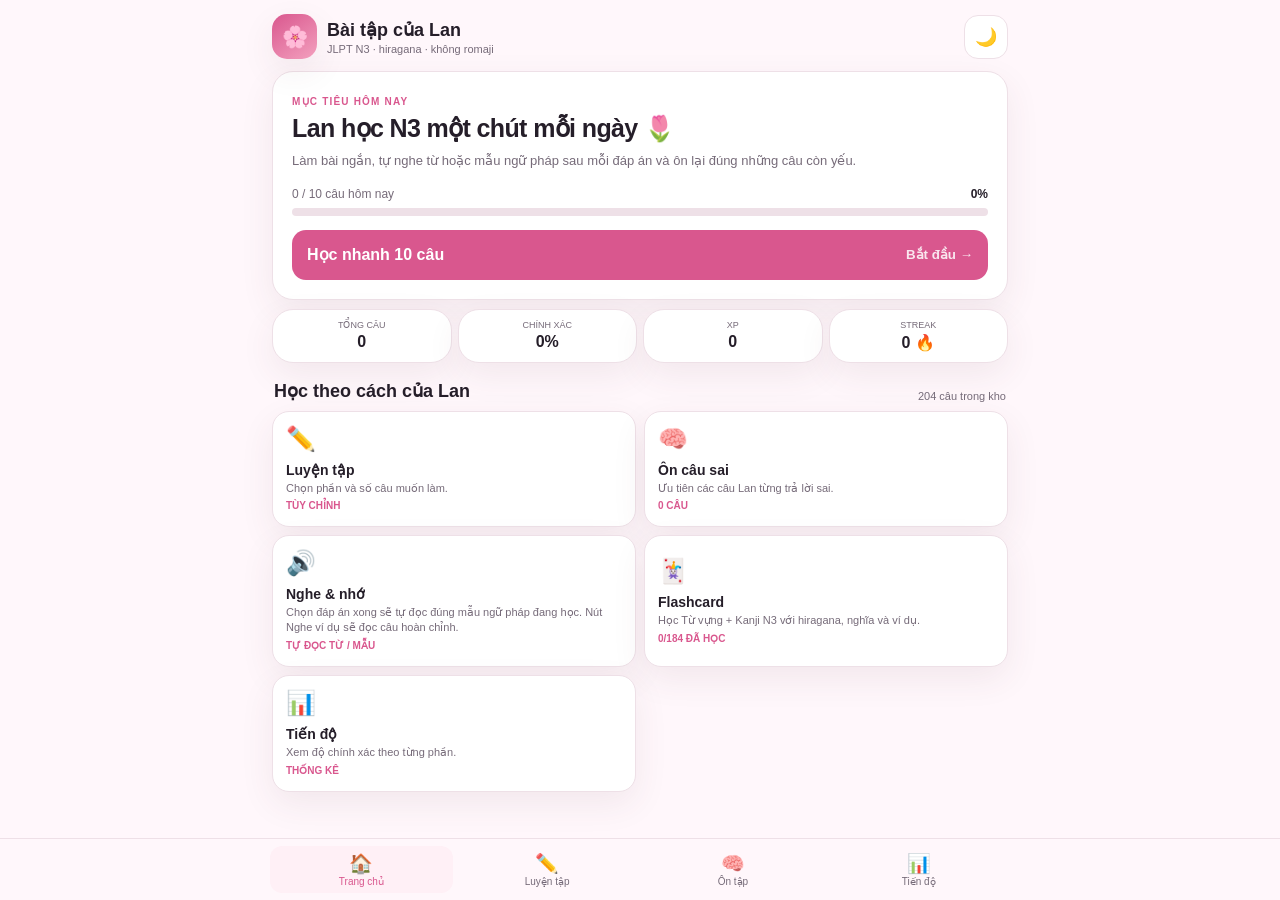
<file: index.html>
<!doctype html>
<!-- Bài tập của Lan · vocab-kanji-flashcard v9 -->
<!-- Bài tập của Lan · grammar-speech-fix v4 -->
<html lang="vi">
<head>
<meta charset="utf-8">
<meta name="viewport" content="width=device-width,initial-scale=1,viewport-fit=cover">
<meta name="theme-color" content="#fff7fb">
<meta name="description" content="Bài tập của Lan - game luyện JLPT N3 bằng tiếng Việt, có hiragana và đọc tiếng Nhật.">
<title>Bài tập của Lan</title>
<style>
*{box-sizing:border-box}
:root{
  --bg:#fff7fb;--card:#fff;--card2:#fffafd;--text:#251e29;--muted:#766b79;--line:#eee0e7;
  --accent:#d9578e;--accent2:#c34479;--soft:#fff0f6;--ok:#16804a;--okbg:#eefbf4;
  --bad:#bd304d;--badbg:#fff0f3;--warn:#9a6700;--shadow:0 12px 34px rgba(90,45,68,.08)
}
:root[data-theme="dark"]{
  --bg:#171218;--card:#211a22;--card2:#281f29;--text:#f8edf3;--muted:#c2afb9;--line:#3e3039;
  --accent:#f18ab4;--accent2:#df6f9e;--soft:#3b2030;--ok:#6ee7a4;--okbg:#193527;
  --bad:#ff8fa5;--badbg:#3b1d25;--warn:#ffd978;--shadow:0 12px 34px rgba(0,0,0,.22)
}
html{background:var(--bg);scroll-behavior:smooth}
body{margin:0;background:var(--bg);color:var(--text);font-family:-apple-system,BlinkMacSystemFont,"Segoe UI","Noto Sans JP",sans-serif;-webkit-font-smoothing:antialiased}
button,select{font:inherit;color:inherit}button{cursor:pointer;-webkit-tap-highlight-color:transparent}
button:focus-visible,select:focus-visible{outline:3px solid color-mix(in srgb,var(--accent),transparent 55%);outline-offset:2px}
.hide{display:none!important}.app{max-width:760px;margin:0 auto;min-height:100vh;padding:calc(14px + env(safe-area-inset-top)) 12px calc(92px + env(safe-area-inset-bottom))}
.topbar{display:flex;justify-content:space-between;align-items:center;margin-bottom:12px}.brand{display:flex;align-items:center;gap:10px}.brandmark{width:45px;height:45px;border-radius:15px;background:linear-gradient(145deg,var(--accent),#f3a0be);display:grid;place-items:center;color:#fff;font-size:21px;box-shadow:var(--shadow)}.brand b,.brand span{display:block}.brand b{font-size:18px}.brand span{font-size:11px;color:var(--muted);margin-top:2px}.iconbtn{width:44px;height:44px;border:1px solid var(--line);background:var(--card);border-radius:14px;display:grid;place-items:center;font-size:18px}
.card{background:var(--card);border:1px solid var(--line);border-radius:21px;box-shadow:var(--shadow)}.hero{padding:19px}.eyebrow{font-size:10px;text-transform:uppercase;letter-spacing:.12em;color:var(--accent);font-weight:900}.hero h1{font-size:25px;line-height:1.14;letter-spacing:-.025em;margin:5px 0 8px}.hero p{font-size:13px;line-height:1.55;color:var(--muted);margin:0}.goal{margin-top:16px}.goalhead{display:flex;justify-content:space-between;gap:10px;font-size:12px;color:var(--muted);margin-bottom:7px}.goalhead strong{color:var(--text)}.progress{height:8px;background:var(--line);border-radius:999px;overflow:hidden}.progress>i,.progress>div{display:block;height:100%;background:var(--accent);border-radius:999px;transition:width .2s}.primary{border:0;background:var(--accent);color:#fff;min-height:50px;border-radius:14px;padding:11px 15px;font-weight:850}.primary:active{background:var(--accent2);transform:translateY(1px)}.primary:disabled{opacity:.45;cursor:default;transform:none}.dailybtn{width:100%;display:flex;align-items:center;justify-content:space-between;margin-top:14px;text-align:left}.dailybtn small{font-weight:650;opacity:.85}.stats{display:grid;grid-template-columns:repeat(4,1fr);gap:6px;margin:9px 0}.stat{padding:10px 4px;text-align:center}.stat span,.stat b{display:block}.stat span{font-size:9px;color:var(--muted)}.stat b{font-size:16px;margin-top:3px}
.sectionhead{display:flex;align-items:flex-end;justify-content:space-between;gap:12px;margin:17px 2px 9px}.sectionhead h2{font-size:18px;margin:0}.sectionhead span{font-size:11px;color:var(--muted)}.modegrid{display:grid;grid-template-columns:repeat(2,1fr);gap:8px}.mode{border:1px solid var(--line);background:var(--card);border-radius:17px;padding:13px;text-align:left;min-height:104px;box-shadow:var(--shadow)}.mode:active{transform:scale(.988)}.mode .ico{font-size:24px}.mode b,.mode small{display:block}.mode b{font-size:14px;margin-top:9px}.mode small{font-size:11px;color:var(--muted);line-height:1.35;margin-top:3px}.mode .meta{font-size:10px;color:var(--accent);font-weight:800;margin-top:8px}
.notice{border:1px solid #e4b65d;background:#fff8e7;color:#795400;border-radius:15px;padding:12px 13px;font-size:12px;line-height:1.5;margin-bottom:10px}:root[data-theme="dark"] .notice{background:#332914;border-color:#6f5921;color:#ffe29a}.learncard,.reviewcard,.progresscard{padding:17px}.segmented{display:grid;grid-template-columns:repeat(4,1fr);gap:3px;padding:3px;background:var(--card2);border:1px solid var(--line);border-radius:13px;margin:13px 0}.segmented button{border:0;background:transparent;border-radius:10px;height:38px;font-weight:750;color:var(--muted)}.segmented button.selected{background:var(--card);color:var(--accent);box-shadow:0 2px 8px rgba(0,0,0,.06)}.selectgrid{display:grid;grid-template-columns:repeat(2,1fr);gap:8px}.selectcard{border:1px solid var(--line);background:var(--card2);border-radius:15px;padding:12px;text-align:left}.selectcard.selected{border:2px solid var(--accent);background:var(--soft);padding:11px}.selectcard b,.selectcard small{display:block}.selectcard small{color:var(--muted);font-size:11px;margin-top:4px}.bigbtn{width:100%;font-size:15px;margin-top:13px}.hintline{text-align:center;color:var(--muted);font-size:11px;line-height:1.45;margin:9px 0 0}.secondary,.ghost{border:1px solid var(--line);background:var(--card);border-radius:13px;min-height:46px;padding:10px 12px;font-weight:750}.ghost{background:transparent}.reviewactions{display:grid;grid-template-columns:1fr 1fr;gap:8px}.list{display:grid;gap:8px;margin-top:10px}.reviewitem{border:1px solid var(--line);background:var(--card2);border-radius:14px;padding:12px}.reviewitem b{display:block;line-height:1.4}.reviewitem small{display:block;color:var(--muted);line-height:1.45;margin-top:5px;white-space:pre-line}.reviewitem .bad{color:var(--bad)}.reviewitem .good{color:var(--ok)}.empty{text-align:center;color:var(--muted);padding:22px 10px;font-size:13px}.categoryrow{display:grid;grid-template-columns:80px 1fr 42px;align-items:center;gap:8px;font-size:12px;margin-top:9px}.categorybar{height:8px;background:var(--line);border-radius:999px;overflow:hidden}.categorybar i{display:block;height:100%;background:var(--accent);border-radius:999px}.badges{display:flex;gap:7px;overflow-x:auto;padding:4px 0 2px;scrollbar-width:none}.badges::-webkit-scrollbar{display:none}.badge{white-space:nowrap;border:1px solid var(--line);background:var(--card2);border-radius:999px;padding:7px 9px;font-size:10px}


.flashlabel.new{background:var(--soft);color:var(--accent)}
.flashlabel.review{background:#fff7e8;color:#9a6700}
.flashlabel.learning{background:var(--okbg);color:var(--ok)}
:root[data-theme="dark"] .flashlabel.review{background:#332914;color:#ffd978}
.flashhint strong{color:var(--text)}

.flashwrap{display:grid;gap:10px}
.flashtop{display:flex;align-items:center;gap:10px;margin-bottom:10px}
.flashmeta{flex:1}.flashmetahead{display:flex;justify-content:space-between;gap:10px;font-size:12px;color:var(--muted);margin-bottom:6px}.flashmetahead b{color:var(--text)}
.flashcard{min-height:360px;padding:22px;display:flex;flex-direction:column;align-items:center;justify-content:center;text-align:center;position:relative;overflow:hidden;cursor:pointer;user-select:none;-webkit-user-select:none}
.flashcard:active{transform:scale(.994)}
.flashlabel{position:absolute;top:16px;left:16px;border-radius:999px;background:var(--soft);color:var(--accent);padding:6px 10px;font-size:10px;font-weight:850}
.flashword{font-size:42px;line-height:1.25;font-weight:900;letter-spacing:-.03em;word-break:keep-all}
.flashhint{margin-top:16px;color:var(--muted);font-size:12px}
.flashback{width:100%}.flashreading{font-size:23px;font-weight:850;color:var(--accent);margin-bottom:8px}.flashmeaning{font-size:20px;font-weight:850;line-height:1.4}.flashexample{margin-top:20px;padding:14px;border-radius:15px;background:var(--card2);border:1px solid var(--line);text-align:left;line-height:1.55}.flashexample b{display:block;font-size:14px}.flashexample small{display:block;color:var(--muted);margin-top:6px;white-space:pre-line}
.flashlisten{margin-top:15px;border:1px solid var(--line);background:var(--card);border-radius:12px;min-height:42px;padding:8px 13px;font-weight:750}
.flashactions{display:grid;grid-template-columns:1fr 1fr;gap:9px}.flashactions button{min-height:54px;border-radius:15px;font-weight:850}.flashno{border:1px solid color-mix(in srgb,var(--bad),transparent 45%);background:var(--badbg);color:var(--bad)}.flashyes{border:1px solid color-mix(in srgb,var(--ok),transparent 45%);background:var(--okbg);color:var(--ok)}.flashactions button:disabled{opacity:.38;cursor:default}
.flashsummary{display:grid;grid-template-columns:repeat(3,1fr);gap:7px;margin-top:2px}.flashsummary div{border:1px solid var(--line);background:var(--card);border-radius:13px;padding:9px 4px;text-align:center}.flashsummary span,.flashsummary b{display:block}.flashsummary span{font-size:9px;color:var(--muted)}.flashsummary b{font-size:16px;margin-top:3px}
@media(max-width:540px){.flashcard{min-height:335px;padding:18px}.flashword{font-size:36px}.flashreading{font-size:21px}.flashmeaning{font-size:18px}}

.bottomnav{position:fixed;left:0;right:0;bottom:0;z-index:20;display:grid;grid-template-columns:repeat(4,1fr);gap:3px;padding:7px max(10px,calc((100vw - 760px)/2 + 10px)) calc(7px + env(safe-area-inset-bottom));background:color-mix(in srgb,var(--bg),transparent 3%);backdrop-filter:blur(14px);border-top:1px solid var(--line)}.navbtn{border:0;background:transparent;border-radius:12px;padding:6px 2px;color:var(--muted);font-size:10px}.navbtn span{display:block;font-size:19px;margin-bottom:1px}.navbtn.active{color:var(--accent);background:var(--soft)}
.quiztop{position:sticky;top:0;z-index:10;display:flex;align-items:center;gap:9px;padding:6px 0 9px;background:color-mix(in srgb,var(--bg),transparent 5%);backdrop-filter:blur(12px)}.quizprog{flex:1}.quizmeta{display:flex;justify-content:space-between;gap:8px;font-size:11px;color:var(--muted);margin-bottom:5px}.quizmeta strong{color:var(--text)}.quizcard{padding:18px;margin-bottom:9px}.tag{display:inline-block;border-radius:999px;background:var(--soft);color:var(--accent);padding:6px 9px;font-size:10px;font-weight:850}.sessionline{display:flex;gap:6px;flex-wrap:wrap;margin-top:10px}.sessionline span{background:var(--card2);border-radius:999px;padding:5px 8px;color:var(--muted);font-size:11px}.sessionline b{color:var(--text)}.question{font-size:21px;line-height:1.55;font-weight:850;letter-spacing:-.01em;margin:18px 0 9px}.reading{background:var(--soft);border-radius:12px;padding:10px 12px;color:var(--muted);line-height:1.5;font-size:13px;margin-bottom:10px}.tools{display:flex;gap:7px;flex-wrap:wrap}.tool{border:1px solid var(--line);background:var(--card);border-radius:11px;min-height:39px;padding:8px 10px;font-size:12px}.tool:disabled{opacity:.4}.answers{display:grid;gap:8px}.answer{width:100%;min-height:58px;border:1px solid var(--line);background:var(--card);border-radius:15px;padding:13px;text-align:left;font-weight:650;line-height:1.42;box-shadow:0 4px 14px rgba(0,0,0,.025)}.answer .letter{display:inline-grid;place-items:center;width:27px;height:27px;border-radius:8px;background:var(--card2);color:var(--muted);margin-right:8px;font-size:11px;font-weight:900}.answer.correct{border:2px solid var(--ok);background:var(--okbg);padding:12px}.answer.wrong{border:2px solid var(--bad);background:var(--badbg);padding:12px}.answer.dim{opacity:.58}.answer:disabled{color:var(--text);cursor:default}.feedback{margin-top:9px;border-radius:15px;padding:13px;border:1px solid var(--line);line-height:1.5;font-size:13px;white-space:pre-line}.feedback.ok{background:var(--okbg);border-color:color-mix(in srgb,var(--ok),transparent 55%)}.feedback.no{background:var(--badbg);border-color:color-mix(in srgb,var(--bad),transparent 55%)}.feedback b{display:block;margin-bottom:4px}.feedback small{color:var(--muted);white-space:pre-line}.bottomactionspace{height:78px}.bottomaction{position:fixed;left:0;right:0;bottom:0;z-index:15;padding:10px max(13px,calc((100vw - 760px)/2 + 13px)) calc(10px + env(safe-area-inset-bottom));background:color-mix(in srgb,var(--bg),transparent 3%);backdrop-filter:blur(14px);border-top:1px solid var(--line)}.bottomaction button{width:100%}.resultcard{padding:22px;text-align:center}.resulticon{font-size:42px}.resultcard h2{font-size:24px;margin:5px 0 7px}.resultcard>p{color:var(--muted);font-size:13px;line-height:1.5;margin:0 auto 15px;max-width:540px}.resultgrid{display:grid;grid-template-columns:repeat(4,1fr);gap:6px}.resultgrid div{background:var(--card2);border-radius:12px;padding:9px 4px}.resultgrid span,.resultgrid b{display:block}.resultgrid span{font-size:9px;color:var(--muted)}.resultgrid b{font-size:17px;margin-top:3px}.resultactions{display:grid;gap:8px;margin-top:10px}.toast{position:fixed;left:50%;bottom:calc(88px + env(safe-area-inset-bottom));transform:translateX(-50%);z-index:40;background:var(--text);color:var(--bg);border-radius:999px;padding:9px 13px;font-size:11px;font-weight:750;white-space:nowrap;box-shadow:var(--shadow)}
@media(max-width:540px){.app{padding-left:10px;padding-right:10px}.hero h1{font-size:22px}.stats{gap:4px}.stat b{font-size:14px}.modegrid{gap:7px}.mode{padding:11px;min-height:98px}.question{font-size:19px}.resultgrid{grid-template-columns:repeat(2,1fr)}.reviewactions{grid-template-columns:1fr}.categoryrow{grid-template-columns:72px 1fr 38px}}
@media(prefers-reduced-motion:reduce){html{scroll-behavior:auto}*,*:before,*:after{transition:none!important;animation:none!important}}
</style>
</head>
<body>
<div class="app">
  <header class="topbar" id="mainTop">
    <div class="brand"><div class="brandmark">🌸</div><div><b>Bài tập của Lan</b><span>JLPT N3 · hiragana · không romaji</span></div></div>
    <button id="themeBtn" class="iconbtn" type="button" aria-label="Đổi giao diện">🌙</button>
  </header>

  <div id="loadWarn" class="notice hide">Không tải được ngân hàng câu hỏi <b>questions.js</b>. Hãy chắc chắn file <b>index.html</b> và <b>questions.js</b> nằm cùng thư mục trong GitHub.</div>

  <main id="homeScreen">
    <section class="card hero">
      <span class="eyebrow">Mục tiêu hôm nay</span>
      <h1>Lan học N3 một chút mỗi ngày 🌷</h1>
      <p>Làm bài ngắn, tự nghe từ hoặc mẫu ngữ pháp sau mỗi đáp án và ôn lại đúng những câu còn yếu.</p>
      <div class="goal">
        <div class="goalhead"><span id="dailyText">0 / 10 câu hôm nay</span><strong id="dailyPct">0%</strong></div>
        <div class="progress"><i id="dailyBar" style="width:0%"></i></div>
      </div>
      <button id="dailyBtn" class="primary dailybtn" type="button"><span>Học nhanh 10 câu</span><small>Bắt đầu →</small></button>
    </section>

    <div class="stats">
      <div class="card stat"><span>TỔNG CÂU</span><b id="statTotal">0</b></div>
      <div class="card stat"><span>CHÍNH XÁC</span><b id="statAccuracy">0%</b></div>
      <div class="card stat"><span>XP</span><b id="statXp">0</b></div>
      <div class="card stat"><span>STREAK</span><b id="statStreak">0 🔥</b></div>
    </div>

    <div class="sectionhead"><h2>Học theo cách của Lan</h2><span id="bankCount">đang tải…</span></div>
    <div class="modegrid">
      <button class="mode" data-go="practice"><span class="ico">✏️</span><b>Luyện tập</b><small>Chọn phần và số câu muốn làm.</small><span class="meta">TÙY CHỈNH</span></button>
      <button class="mode" id="wrongMode"><span class="ico">🧠</span><b>Ôn câu sai</b><small>Ưu tiên các câu Lan từng trả lời sai.</small><span class="meta" id="wrongMeta">0 CÂU</span></button>
      <button class="mode" id="listenMode"><span class="ico">🔊</span><b>Nghe & nhớ</b><small>Chọn đáp án xong sẽ tự đọc đúng mẫu ngữ pháp đang học. Nút Nghe ví dụ sẽ đọc câu hoàn chỉnh.</small><span class="meta">TỰ ĐỌC TỪ / MẪU</span></button>
      <button class="mode" id="flashMode"><span class="ico">🃏</span><b>Flashcard</b><small>Học Từ vựng + Kanji N3 với hiragana, nghĩa và ví dụ.</small><span class="meta" id="flashMeta">0 ĐÃ HỌC</span></button>
      <button class="mode" data-go="progress"><span class="ico">📊</span><b>Tiến độ</b><small>Xem độ chính xác theo từng phần.</small><span class="meta">THỐNG KÊ</span></button>
    </div>
  </main>

  <main id="practiceScreen" class="hide">
    <section class="card learncard">
      <span class="eyebrow">Luyện tập</span>
      <div class="sectionhead" style="margin:5px 0 0"><h2>Chọn bài</h2><span>JLPT N3</span></div>
      <div id="categoryGrid" class="selectgrid" style="margin-top:13px"></div>
      <div class="sectionhead"><h2>Số câu</h2><span>mỗi vòng</span></div>
      <div id="lengthSeg" class="segmented">
        <button data-len="5">5</button><button data-len="10" class="selected">10</button><button data-len="20">20</button><button data-len="999">Tất cả</button>
      </div>
      <button id="startPracticeBtn" class="primary bigbtn">Bắt đầu luyện</button>
      <p class="hintline">Sau khi chọn đáp án, game sẽ tự đọc câu ví dụ tiếng Nhật. Có thể bấm 🔊 để nghe lại.</p>
    </section>
  </main>

  <main id="reviewScreen" class="hide">
    <section class="card reviewcard">
      <div class="sectionhead" style="margin:0"><h2>🧠 Câu cần ôn</h2><span id="reviewCount">0 câu</span></div>
      <div class="reviewactions" style="margin-top:12px"><button id="reviewStartBtn" class="primary">Luyện câu sai</button><button id="clearWrongBtn" class="secondary">Xóa lịch sử sai</button></div>
      <div id="reviewList" class="list"></div>
    </section>
  </main>

  <main id="progressScreen" class="hide">
    <section class="card progresscard">
      <span class="eyebrow">Tiến độ của Lan</span>
      <div class="sectionhead" style="margin:5px 0 3px"><h2>Theo từng phần</h2><span id="progressTotal"></span></div>
      <div id="categoryStats"></div>
      <div class="sectionhead"><h2>Thành tích</h2><span>lưu trên máy này</span></div>
      <div id="badges" class="badges"></div>
    </section>
  </main>


  <main id="flashcardScreen" class="hide">
    <div class="flashtop">
      <button id="flashQuitBtn" class="iconbtn" aria-label="Thoát Flashcard">✕</button>
      <div class="flashmeta">
        <div class="flashmetahead"><b id="flashCounter">1/20</b><span id="flashKnownText">Đã nhớ 0</span></div>
        <div class="progress"><div id="flashBar" style="width:0%"></div></div>
      </div>
    </div>

    <div class="flashwrap">
      <div class="segmented" id="flashFilters">
        <button type="button" data-flash-filter="all" class="selected">Tất cả</button>
        <button type="button" data-flash-filter="vocab">Từ vựng</button>
        <button type="button" data-flash-filter="kanji">Kanji</button>
      </div>
      <section id="flashCard" class="card flashcard" role="button" tabindex="0" aria-label="Chạm để lật flashcard">
        <span id="flashStatus" class="flashlabel">TỪ VỰNG N3</span>
        <div id="flashFront">
          <div id="flashWord" class="flashword">慣れる</div>
          <div class="flashhint">Chạm để xem hiragana · nghĩa · ví dụ</div>
        </div>
        <div id="flashBack" class="flashback hide">
          <div id="flashReading" class="flashreading">なれる</div>
          <div id="flashMeaning" class="flashmeaning">Quen / trở nên quen</div>
          <div class="flashexample">
            <b id="flashExampleJp"></b>
            <small id="flashExampleVi"></small>
          </div>
          <button id="flashSpeakBtn" class="flashlisten" type="button">🔊 Nghe từ</button>
        </div>
      </section>

      <div class="flashactions">
        <button id="flashNoBtn" class="flashno" disabled>↻ Chưa nhớ</button>
        <button id="flashYesBtn" class="flashyes" disabled>✓ Đã nhớ</button>
      </div>

      <div class="flashsummary">
        <div><span>ĐÃ XEM</span><b id="flashSeen">0</b></div>
        <div><span>ĐÃ NHỚ</span><b id="flashRemembered">0</b></div>
        <div><span>CÒN LẠI</span><b id="flashRemaining">0</b></div>
      </div>
    </div>
  </main>

  <main id="quizScreen" class="hide">
    <div class="quiztop">
      <button id="quitBtn" class="iconbtn" aria-label="Thoát">✕</button>
      <div class="quizprog">
        <div class="quizmeta"><strong id="counter">1/10</strong><span id="quizScore">0 điểm</span></div>
        <div class="progress"><div id="quizBar" style="width:0%"></div></div>
      </div>
    </div>
    <section class="card quizcard">
      <span id="typeTag" class="tag">N3</span>
      <div class="sessionline"><span>Đúng <b id="sessionAccuracy">0%</b></span><span>Combo <b id="combo">0 🔥</b></span><span>XP <b id="sessionXp">+0</b></span></div>
      <div id="question" class="question"></div>
      <div id="reading" class="reading hide"></div>
      <div class="tools">
        <button id="hintBtn" class="tool">あ Hiragana</button>
        <button id="speakBtn" class="tool">🔊 Nghe ví dụ</button>
      </div>
    </section>
    <div id="answers" class="answers"></div>
    <div id="feedback" class="feedback hide"></div>
    <div class="bottomactionspace"></div>
    <div class="bottomaction"><button id="nextBtn" class="primary" disabled>Câu tiếp theo</button></div>
  </main>

  <main id="resultScreen" class="hide">
    <section class="card resultcard">
      <div id="resultIcon" class="resulticon">🌷</div><span class="eyebrow">Hoàn thành</span>
      <h2 id="resultTitle">Xong một vòng học</h2><p id="resultMessage"></p>
      <div class="resultgrid">
        <div><span>CHÍNH XÁC</span><b id="finalAccuracy">0%</b></div><div><span>ĐIỂM</span><b id="finalScore">0</b></div><div><span>COMBO</span><b id="finalCombo">0</b></div><div><span>XP</span><b id="xpGain">+0</b></div>
      </div>
    </section>
    <section id="wrongResultBox" class="card reviewcard hide" style="margin-top:9px">
      <div class="sectionhead" style="margin:0"><h2>Câu trả lời sai</h2><span id="wrongResultCount"></span></div><div id="wrongResultList" class="list"></div>
    </section>
    <div class="resultactions"><button id="retryWrongBtn" class="secondary hide">🧠 Luyện lại câu sai</button><button id="newRoundBtn" class="primary">Chơi vòng mới</button><button id="resultHomeBtn" class="ghost">Về trang chính</button></div>
  </main>
</div>

<nav id="bottomNav" class="bottomnav">
  <button class="navbtn active" data-screen="home"><span>🏠</span>Trang chủ</button>
  <button class="navbtn" data-screen="practice"><span>✏️</span>Luyện tập</button>
  <button class="navbtn" data-screen="review"><span>🧠</span>Ôn tập</button>
  <button class="navbtn" data-screen="progress"><span>📊</span>Tiến độ</button>
</nav>
<div id="toast" class="toast hide"></div>

<script src="questions.js"></script>
<script>
(()=>{
'use strict';
const $=id=>document.getElementById(id);
const STORE='lan_n3_progress_v3';
const TODAY=()=>new Date().toISOString().slice(0,10);
const DAY_MS=86400000;
const shuffle=a=>{a=[...a];for(let i=a.length-1;i>0;i--){const j=Math.floor(Math.random()*(i+1));[a[i],a[j]]=[a[j],a[i]]}return a};
const escapeHtml=s=>String(s??'').replace(/[&<>'"]/g,c=>({'&':'&amp;','<':'&lt;','>':'&gt;',"'":'&#39;','"':'&quot;'}[c]));

const EXTRA_VOCAB=[{"t":"Từ vựng","q":"「受け取る」 có nghĩa là gì?","r":"うけとる","a":["Nhận / nhận lấy","Cho mượn","Đánh mất","Trả lại"],"c":0,"e":"荷物を受け取りました。\nにもつを うけとりました。\n→ Tôi đã nhận bưu kiện."},{"t":"Từ vựng","q":"「預ける」 có nghĩa là gì?","r":"あずける","a":["Mang theo","Gửi / để nhờ giữ","Vứt bỏ","Mua"],"c":1,"e":"駅のロッカーに荷物を預けました。\nえきの ろっかーに にもつを あずけました。\n→ Tôi đã gửi hành lý trong tủ khóa ở ga."},{"t":"Từ vựng","q":"「任せる」 có nghĩa là gì?","r":"まかせる","a":["Từ chối","Giấu đi","Giao phó / để cho ai làm","Mượn"],"c":2,"e":"この仕事は田中さんに任せます。\nこの しごとは たなかさんに まかせます。\n→ Tôi giao công việc này cho anh Tanaka."},{"t":"Từ vựng","q":"「誘う」 có nghĩa là gì?","r":"さそう","a":["Cảnh báo","Trả lời","Chia tay","Rủ / mời"],"c":3,"e":"友達を映画に誘いました。\nともだちを えいがに さそいました。\n→ Tôi đã rủ bạn đi xem phim."},{"t":"Từ vựng","q":"「気づく」 có nghĩa là gì?","r":"きづく","a":["Nhận ra / để ý thấy","Quên hẳn","Đồng ý","Chuẩn bị"],"c":0,"e":"駅に着いて、財布がないことに気づきました。\nえきに ついて、さいふが ないことに きづきました。\n→ Đến ga tôi mới nhận ra là không có ví."},{"t":"Từ vựng","q":"「遅れる」 có nghĩa là gì?","r":"おくれる","a":["Đến sớm","Trễ / chậm","Dừng hẳn","Đổi hướng"],"c":1,"e":"電車が十分遅れています。\nでんしゃが じゅっぷん おくれています。\n→ Tàu đang trễ 10 phút."},{"t":"Từ vựng","q":"「訪ねる」 có nghĩa là gì?","r":"たずねる","a":["Đợi","Tiễn","Đến thăm","Gọi điện"],"c":2,"e":"京都にいる友達を訪ねました。\nきょうとに いる ともだちを たずねました。\n→ Tôi đã đến thăm người bạn ở Kyoto."},{"t":"Từ vựng","q":"「迎える」 có nghĩa là gì?","r":"むかえる","a":["Đuổi đi","Gửi đi","Rời khỏi","Đón"],"c":3,"e":"駅まで妹を迎えに行きます。\nえきまで いもうとを むかえに いきます。\n→ Tôi sẽ ra ga đón em gái."},{"t":"Từ vựng","q":"「送る」 có nghĩa là gì?","r":"おくる","a":["Gửi / tiễn","Nhận","Mượn","Sửa"],"c":0,"e":"母に写真を送りました。\nははに しゃしんを おくりました。\n→ Tôi đã gửi ảnh cho mẹ."},{"t":"Từ vựng","q":"「戻る」 có nghĩa là gì?","r":"もどる","a":["Tiến lên","Quay lại / trở về","Chuyển nhà","Ở lại"],"c":1,"e":"忘れ物を取りに家へ戻りました。\nわすれものを とりに いえへ もどりました。\n→ Tôi quay về nhà lấy đồ bỏ quên."},{"t":"Từ vựng","q":"「決まる」 có nghĩa là gì?","r":"きまる","a":["Bị hủy","Bị quên","Được quyết định","Bị thay thế"],"c":2,"e":"旅行の日が決まりました。\nりょこうの ひが きまりました。\n→ Ngày đi du lịch đã được quyết định."},{"t":"Từ vựng","q":"「決める」 có nghĩa là gì?","r":"きめる","a":["So sánh","Tra cứu","Thu thập","Quyết định"],"c":3,"e":"今日中に答えを決めます。\nきょうじゅうに こたえを きめます。\n→ Tôi sẽ quyết định câu trả lời trong hôm nay."},{"t":"Từ vựng","q":"「見つかる」 có nghĩa là gì?","r":"みつかる","a":["Được tìm thấy","Bị mất","Bị hỏng","Bị bán"],"c":0,"e":"なくした鍵が見つかりました。\nなくした かぎが みつかりました。\n→ Chìa khóa bị mất đã được tìm thấy."},{"t":"Từ vựng","q":"「見つける」 có nghĩa là gì?","r":"みつける","a":["Đánh mất","Tìm thấy","Đóng cửa","Trả lại"],"c":1,"e":"駅の近くで安い店を見つけました。\nえきの ちかくで やすい みせを みつけました。\n→ Tôi đã tìm thấy một cửa hàng rẻ gần ga."},{"t":"Từ vựng","q":"「片付ける」 có nghĩa là gì?","r":"かたづける","a":["Làm bẩn","Mở rộng","Dọn dẹp / sắp xếp","Trang trí"],"c":2,"e":"部屋を片付けてから出かけます。\nへやを かたづけてから でかけます。\n→ Tôi dọn phòng rồi mới ra ngoài."},{"t":"Từ vựng","q":"「集める」 có nghĩa là gì?","r":"あつめる","a":["Phân phát","Vứt bỏ","Sửa chữa","Thu thập / sưu tầm"],"c":3,"e":"私は古い切手を集めています。\nわたしは ふるい きってを あつめています。\n→ Tôi đang sưu tầm tem cũ."},{"t":"Từ vựng","q":"「集まる」 có nghĩa là gì?","r":"あつまる","a":["Tập trung / tụ tập","Tản ra","Ngủ","Biến mất"],"c":0,"e":"駅前にたくさんの人が集まっています。\nえきまえに たくさんの ひとが あつまっています。\n→ Nhiều người đang tụ tập trước ga."},{"t":"Từ vựng","q":"「続く」 có nghĩa là gì?","r":"つづく","a":["Kết thúc ngay","Tiếp tục / kéo dài","Bắt đầu lại","Thay đổi"],"c":1,"e":"雨は明日まで続くそうです。\nあめは あしたまで つづくそうです。\n→ Nghe nói mưa sẽ kéo dài đến ngày mai."},{"t":"Từ vựng","q":"「始まる」 có nghĩa là gì?","r":"はじまる","a":["Kết thúc","Tạm dừng","Bắt đầu","Đến muộn"],"c":2,"e":"会議は九時に始まります。\nかいぎは くじに はじまります。\n→ Cuộc họp bắt đầu lúc 9 giờ."},{"t":"Từ vựng","q":"「終わる」 có nghĩa là gì?","r":"おわる","a":["Bắt đầu","Tiếp tục","Chuẩn bị","Kết thúc"],"c":3,"e":"仕事は六時に終わります。\nしごとは ろくじに おわります。\n→ Công việc kết thúc lúc 6 giờ."},{"t":"Từ vựng","q":"「増やす」 có nghĩa là gì?","r":"ふやす","a":["Làm tăng / tăng thêm","Giảm xuống","Chia đôi","Đổi chỗ"],"c":0,"e":"毎月貯金を少しずつ増やしています。\nまいつき ちょきんを すこしずつ ふやしています。\n→ Mỗi tháng tôi tăng tiền tiết kiệm lên một chút."},{"t":"Từ vựng","q":"「減らす」 có nghĩa là gì?","r":"へらす","a":["Tăng lên","Làm giảm / giảm bớt","Giữ nguyên","Đo lường"],"c":1,"e":"甘い物を食べる量を減らします。\nあまいものを たべる りょうを へらします。\n→ Tôi sẽ giảm lượng đồ ngọt ăn vào."},{"t":"Từ vựng","q":"「残る」 có nghĩa là gì?","r":"のこる","a":["Biến mất","Bị bán hết","Còn lại","Được thêm vào"],"c":2,"e":"冷蔵庫にケーキが一つ残っています。\nれいぞうこに けーきが ひとつ のこっています。\n→ Trong tủ lạnh còn lại một cái bánh."},{"t":"Từ vựng","q":"「残す」 có nghĩa là gì?","r":"のこす","a":["Xóa đi","Mượn","Đổi","Để lại / chừa lại"],"c":3,"e":"大事な写真を記念に残します。\nだいじな しゃしんを きねんに のこします。\n→ Tôi giữ lại bức ảnh quan trọng làm kỷ niệm."},{"t":"Từ vựng","q":"「変える」 có nghĩa là gì?","r":"かえる","a":["Thay đổi / đổi","Giữ nguyên","Kết thúc","Quay lại"],"c":0,"e":"予定を来週に変えました。\nよていを らいしゅうに かえました。\n→ Tôi đã đổi kế hoạch sang tuần sau."},{"t":"Từ vựng","q":"「確かめる」 có nghĩa là gì?","r":"たしかめる","a":["Đoán","Kiểm tra / xác nhận","Quên","Từ chối"],"c":1,"e":"住所をもう一度確かめてください。\nじゅうしょを もういちど たしかめてください。\n→ Hãy kiểm tra lại địa chỉ một lần nữa."},{"t":"Từ vựng","q":"「伝える」 có nghĩa là gì?","r":"つたえる","a":["Che giấu","Thu thập","Truyền đạt / báo cho","Lựa chọn"],"c":2,"e":"先生に欠席すると伝えました。\nせんせいに けっせきすると つたえました。\n→ Tôi đã báo với giáo viên rằng mình sẽ nghỉ."},{"t":"Từ vựng","q":"「連れる」 có nghĩa là gì?","r":"つれる","a":["Bỏ lại","Gọi điện","Đón nhận","Dẫn / đưa ai đi cùng"],"c":3,"e":"子どもを病院へ連れて行きました。\nこどもを びょういんへ つれていきました。\n→ Tôi đã đưa con đến bệnh viện."},{"t":"Từ vựng","q":"「相談する」 có nghĩa là gì?","r":"そうだんする","a":["Trao đổi / tham khảo ý kiến","Ra lệnh","Từ chối","Xin lỗi"],"c":0,"e":"進路について先生に相談しました。\nしんろについて せんせいに そうだんしました。\n→ Tôi đã trao đổi với giáo viên về hướng đi tương lai."},{"t":"Từ vựng","q":"「参加する」 có nghĩa là gì?","r":"さんかする","a":["Vắng mặt","Tham gia","Hủy bỏ","Quan sát"],"c":1,"e":"来週のイベントに参加します。\nらいしゅうの いべんとに さんかします。\n→ Tôi sẽ tham gia sự kiện tuần sau."},{"t":"Từ vựng","q":"「出席する」 có nghĩa là gì?","r":"しゅっせきする","a":["Nghỉ vắng","Về sớm","Tham dự / có mặt","Đăng ký"],"c":2,"e":"明日の会議に出席します。\nあしたの かいぎに しゅっせきします。\n→ Tôi sẽ tham dự cuộc họp ngày mai."},{"t":"Từ vựng","q":"「欠席する」 có nghĩa là gì?","r":"けっせきする","a":["Tham dự","Đến sớm","Học thêm","Vắng mặt / nghỉ"],"c":3,"e":"体調が悪くて授業を欠席しました。\nたいちょうが わるくて じゅぎょうを けっせきしました。\n→ Vì không khỏe nên tôi đã nghỉ học."},{"t":"Từ vựng","q":"「変更する」 có nghĩa là gì?","r":"へんこうする","a":["Thay đổi","Xác nhận","Hủy hoàn toàn","Thanh toán"],"c":0,"e":"予約時間を変更したいです。\nよやくじかんを へんこうしたいです。\n→ Tôi muốn thay đổi giờ đặt trước."},{"t":"Từ vựng","q":"「調整する」 có nghĩa là gì?","r":"ちょうせいする","a":["Bỏ qua","Điều chỉnh / sắp xếp","Ghi nhớ","So sánh"],"c":1,"e":"みんなの予定を調整します。\nみんなの よていを ちょうせいします。\n→ Tôi sẽ điều chỉnh lịch của mọi người."},{"t":"Từ vựng","q":"「解決する」 có nghĩa là gì?","r":"かいけつする","a":["Tạo ra","Trì hoãn","Giải quyết","Lặp lại"],"c":2,"e":"この問題を早く解決したいです。\nこの もんだいを はやく かいけつしたいです。\n→ Tôi muốn giải quyết vấn đề này sớm."},{"t":"Từ vựng","q":"「失敗する」 có nghĩa là gì?","r":"しっぱいする","a":["Thành công","Chuẩn bị","Tiếp tục","Thất bại / làm hỏng"],"c":3,"e":"初めての料理は失敗しました。\nはじめての りょうりは しっぱいしました。\n→ Món ăn lần đầu tôi nấu đã thất bại."},{"t":"Từ vựng","q":"「成功する」 có nghĩa là gì?","r":"せいこうする","a":["Thành công","Thất bại","Bị hủy","Bị trễ"],"c":0,"e":"新しい計画が成功しました。\nあたらしい けいかくが せいこうしました。\n→ Kế hoạch mới đã thành công."},{"t":"Từ vựng","q":"「努力する」 có nghĩa là gì?","r":"どりょくする","a":["Từ bỏ","Nỗ lực / cố gắng","Nghỉ ngơi","Phàn nàn"],"c":1,"e":"目標のために毎日努力しています。\nもくひょうの ために まいにち どりょくしています。\n→ Tôi cố gắng mỗi ngày vì mục tiêu."},{"t":"Từ vựng","q":"「安心する」 có nghĩa là gì?","r":"あんしんする","a":["Lo lắng","Tức giận","Yên tâm","Ngạc nhiên"],"c":2,"e":"無事だと聞いて安心しました。\nぶじだと きいて あんしんしました。\n→ Nghe nói bình an nên tôi đã yên tâm."},{"t":"Từ vựng","q":"「心配する」 có nghĩa là gì?","r":"しんぱいする","a":["Yên tâm","Vui mừng","Tin tưởng","Lo lắng"],"c":3,"e":"母は私の体を心配しています。\nははは わたしの からだを しんぱいしています。\n→ Mẹ đang lo cho sức khỏe của tôi."},{"t":"Từ vựng","q":"「驚く」 có nghĩa là gì?","r":"おどろく","a":["Ngạc nhiên","Bình tĩnh","Buồn ngủ","Quên"],"c":0,"e":"ニュースを聞いて驚きました。\nにゅーすを きいて おどろきました。\n→ Tôi đã ngạc nhiên khi nghe tin."},{"t":"Từ vựng","q":"「困る」 có nghĩa là gì?","r":"こまる","a":["Hài lòng","Khó xử / gặp rắc rối","Thành công","Yên tâm"],"c":1,"e":"お金がなくて困っています。\nおかねが なくて こまっています。\n→ Tôi đang khó xử vì không có tiền."},{"t":"Từ vựng","q":"「喜ぶ」 có nghĩa là gì?","r":"よろこぶ","a":["Tức giận","Lo lắng","Vui mừng","Khóc"],"c":2,"e":"プレゼントをもらって妹が喜びました。\nぷれぜんとを もらって いもうとが よろこびました。\n→ Em gái tôi vui mừng khi nhận quà."},{"t":"Từ vựng","q":"「怒る」 có nghĩa là gì?","r":"おこる","a":["Cười","Vui mừng","Yên tâm","Tức giận"],"c":3,"e":"父は約束を破ると怒ります。\nちちは やくそくを やぶると おこります。\n→ Bố sẽ giận nếu phá lời hứa."},{"t":"Từ vựng","q":"「笑う」 có nghĩa là gì?","r":"わらう","a":["Cười","Khóc","Tức giận","Im lặng"],"c":0,"e":"その話を聞いてみんなが笑いました。\nその はなしを きいて みんなが わらいました。\n→ Mọi người đã cười khi nghe câu chuyện đó."},{"t":"Từ vựng","q":"「泣く」 có nghĩa là gì?","r":"なく","a":["Cười","Khóc","Ngủ","Chạy"],"c":1,"e":"子どもが大きな声で泣いています。\nこどもが おおきな こえで ないています。\n→ Đứa trẻ đang khóc to."},{"t":"Từ vựng","q":"「間もなく」 có nghĩa là gì?","r":"まもなく","a":["Rất lâu sau","Hôm qua","Sắp / chẳng bao lâu nữa","Thỉnh thoảng"],"c":2,"e":"電車は間もなく到着します。\nでんしゃは まもなく とうちゃくします。\n→ Tàu sắp đến."},{"t":"Từ vựng","q":"「そろそろ」 có nghĩa là gì?","r":"そろそろ","a":["Ngay lập tức","Không bao giờ","Bất ngờ","Sắp đến lúc / từ từ"],"c":3,"e":"そろそろ帰りましょう。\nそろそろ かえりましょう。\n→ Sắp đến lúc về rồi."},{"t":"Từ vựng","q":"「なるべく」 có nghĩa là gì?","r":"なるべく","a":["Cố gắng hết mức có thể","Hoàn toàn không","Chỉ một lần","Đột nhiên"],"c":0,"e":"なるべく早く来てください。\nなるべく はやく きてください。\n→ Hãy cố gắng đến sớm nhất có thể."},{"t":"Từ vựng","q":"「たいてい」 có nghĩa là gì?","r":"たいてい","a":["Hiếm khi","Thường / thường thì","Không bao giờ","Ngay lập tức"],"c":1,"e":"朝はたいていパンを食べます。\nあさは たいてい ぱんを たべます。\n→ Buổi sáng tôi thường ăn bánh mì."},{"t":"Từ vựng","q":"「かなり」 có nghĩa là gì?","r":"かなり","a":["Một chút","Hoàn toàn không","Khá / tương đối nhiều","Bình thường"],"c":2,"e":"今日はかなり暑いです。\nきょうは かなり あついです。\n→ Hôm nay khá nóng."},{"t":"Từ vựng","q":"「特に」 có nghĩa là gì?","r":"とくに","a":["Ngẫu nhiên","Hiếm khi","Cuối cùng","Đặc biệt là"],"c":3,"e":"私は果物、特にいちごが好きです。\nわたしは くだもの、とくに いちごが すきです。\n→ Tôi thích trái cây, đặc biệt là dâu tây."},{"t":"Từ vựng","q":"「例えば」 có nghĩa là gì?","r":"たとえば","a":["Ví dụ như","Tóm lại","Đột nhiên","Gần đây"],"c":0,"e":"例えば、この方法があります。\nたとえば、この ほうほうが あります。\n→ Ví dụ, có phương pháp này."},{"t":"Từ vựng","q":"「結局」 có nghĩa là gì?","r":"けっきょく","a":["Ban đầu","Rốt cuộc / cuối cùng","Ngay lập tức","Có lẽ"],"c":1,"e":"結局、電車で行くことにしました。\nけっきょく、でんしゃで いくことに しました。\n→ Cuối cùng tôi quyết định đi bằng tàu."},{"t":"Từ vựng","q":"「突然」 có nghĩa là gì?","r":"とつぜん","a":["Dần dần","Thường xuyên","Đột nhiên","Cuối cùng"],"c":2,"e":"突然雨が降り始めました。\nとつぜん あめが ふりはじめました。\n→ Trời đột nhiên bắt đầu mưa."},{"t":"Từ vựng","q":"「以前」 có nghĩa là gì?","r":"いぜん","a":["Sau này","Hiện tại","Ngay lúc này","Trước đây / trước đó"],"c":3,"e":"以前、この近くに住んでいました。\nいぜん、この ちかくに すんでいました。\n→ Trước đây tôi sống gần đây."},{"t":"Từ vựng","q":"「途中」 có nghĩa là gì?","r":"とちゅう","a":["Giữa đường / đang giữa chừng","Điểm bắt đầu","Điểm cuối","Ngày mai"],"c":0,"e":"会社へ行く途中で友達に会いました。\nかいしゃへ いく とちゅうで ともだちに あいました。\n→ Tôi gặp bạn trên đường đi làm."},{"t":"Từ vựng","q":"「場合」 có nghĩa là gì?","r":"ばあい","a":["Nguyên nhân","Trường hợp","Kết quả","Phương pháp"],"c":1,"e":"雨の場合は中止です。\nあめの ばあいは ちゅうしです。\n→ Trong trường hợp mưa thì sẽ hủy."},{"t":"Từ vựng","q":"「理由」 có nghĩa là gì?","r":"りゆう","a":["Kết quả","Kế hoạch","Lý do","Thói quen"],"c":2,"e":"遅れた理由を説明してください。\nおくれた りゆうを せつめいしてください。\n→ Hãy giải thích lý do bạn đến muộn."},{"t":"Từ vựng","q":"「結果」 có nghĩa là gì?","r":"けっか","a":["Nguyên nhân","Lý do","Mục đích","Kết quả"],"c":3,"e":"試験の結果は来週分かります。\nしけんの けっかは らいしゅう わかります。\n→ Kết quả kỳ thi sẽ biết vào tuần sau."},{"t":"Từ vựng","q":"「方法」 có nghĩa là gì?","r":"ほうほう","a":["Phương pháp / cách thức","Kết quả","Trường hợp","Quan hệ"],"c":0,"e":"もっといい方法を考えましょう。\nもっと いい ほうほうを かんがえましょう。\n→ Hãy nghĩ một phương pháp tốt hơn."},{"t":"Từ vựng","q":"「目的」 có nghĩa là gì?","r":"もくてき","a":["Nguyên nhân","Mục đích","Kết quả","Thói quen"],"c":1,"e":"旅行の目的は日本語の勉強です。\nりょこうの もくてきは にほんごの べんきょうです。\n→ Mục đích chuyến đi là học tiếng Nhật."},{"t":"Từ vựng","q":"「都合」 có nghĩa là gì?","r":"つごう","a":["Sở thích","Kinh nghiệm","Sự thuận tiện / tình hình sắp xếp","Kết quả"],"c":2,"e":"明日は都合が悪いです。\nあしたは つごうが わるいです。\n→ Ngày mai tôi không tiện."},{"t":"Từ vựng","q":"「習慣」 có nghĩa là gì?","r":"しゅうかん","a":["Lời hứa","Kế hoạch","Mục đích","Thói quen"],"c":3,"e":"毎朝走るのが私の習慣です。\nまいあさ はしるのが わたしの しゅうかんです。\n→ Chạy mỗi sáng là thói quen của tôi."}];
const MORE_N3_VOCAB=[{"t":"Từ vựng","q":"「扱う」 có nghĩa là gì?","r":"あつかう","a":["Biểu thị / thể hiện","Xử lý / sử dụng","Tiến lên / tiến triển","Thủ tục"],"c":1,"e":"この機械は丁寧に扱ってください。\nこの きかいは ていねいに あつかってください。\n→ Hãy sử dụng chiếc máy này cẩn thận."},{"t":"Từ vựng","q":"「表す」 có nghĩa là gì?","r":"あらわす","a":["Tránh","Tình hình / trạng thái","Biểu thị / thể hiện","Quan hệ / liên quan"],"c":2,"e":"この数字は売上の変化を表しています。\nこの すうじは うりあげの へんかを あらわしています。\n→ Con số này thể hiện sự thay đổi doanh thu."},{"t":"Từ vựng","q":"「含む」 có nghĩa là gì?","r":"ふくむ","a":["Tiến hành / thúc đẩy","Điều kiện","Kiến thức","Bao gồm / chứa"],"c":3,"e":"この料金には税金が含まれています。\nこの りょうきんには ぜいきんが ふくまれています。\n→ Mức phí này đã bao gồm thuế."},{"t":"Từ vựng","q":"「防ぐ」 có nghĩa là gì?","r":"ふせぐ","a":["Ngăn chặn","Ảnh hưởng","Phụ trách","Mức độ"],"c":0,"e":"事故を防ぐために確認してください。\nじこを ふせぐために かくにんしてください。\n→ Hãy kiểm tra để ngăn ngừa tai nạn."},{"t":"Từ vựng","q":"「避ける」 có nghĩa là gì?","r":"さける","a":["Đối tượng","Tránh","Kinh nghiệm","Phạm vi"],"c":1,"e":"混んでいる時間を避けて出発します。\nこんでいる じかんを さけて しゅっぱつします。\n→ Tôi sẽ xuất phát tránh giờ đông."},{"t":"Từ vựng","q":"「認める」 có nghĩa là gì?","r":"みとめる","a":["Đơn xin / việc đăng ký","Đặc điểm","Công nhận / thừa nhận","Thái độ"],"c":2,"e":"会社は彼の努力を認めました。\nかいしゃは かれの どりょくを みとめました。\n→ Công ty đã công nhận nỗ lực của anh ấy."},{"t":"Từ vựng","q":"「求める」 có nghĩa là gì?","r":"もとめる","a":["Cơ hội","Tỷ lệ","Xác nhận / kiểm tra","Yêu cầu / tìm kiếm"],"c":3,"e":"お客様はより良いサービスを求めています。\nおきゃくさまは よりよい さーびすを もとめています。\n→ Khách hàng mong muốn dịch vụ tốt hơn."},{"t":"Từ vựng","q":"「進める」 có nghĩa là gì?","r":"すすめる","a":["Tiến hành / thúc đẩy","Kỹ thuật / công nghệ","Trách nhiệm","Chuẩn bị"],"c":0,"e":"計画を予定どおり進めます。\nけいかくを よていどおり すすめます。\n→ Tôi sẽ tiến hành kế hoạch đúng dự kiến."},{"t":"Từ vựng","q":"「進む」 có nghĩa là gì?","r":"すすむ","a":["Trung bình","Tiến lên / tiến triển","Đề xuất","Có thể / khả thi"],"c":1,"e":"工事は順調に進んでいます。\nこうじは じゅんちょうに すすんでいます。\n→ Công trình đang tiến triển thuận lợi."},{"t":"Từ vựng","q":"「生じる」 có nghĩa là gì?","r":"しょうじる","a":["Hạn chế / giới hạn","Báo cáo","Phát sinh","Bao gồm / chứa"],"c":2,"e":"問題が生じた場合は連絡してください。\nもんだいが しょうじた ばあいは れんらくしてください。\n→ Nếu phát sinh vấn đề hãy liên lạc."},{"t":"Từ vựng","q":"「影響」 có nghĩa là gì?","r":"えいきょう","a":["Ý kiến","Cần thiết","Công nhận / thừa nhận","Ảnh hưởng"],"c":3,"e":"天気は試合に大きな影響を与えました。\nてんきは しあいに おおきな えいきょうを あたえました。\n→ Thời tiết đã ảnh hưởng lớn đến trận đấu."},{"t":"Từ vựng","q":"「状況」 có nghĩa là gì?","r":"じょうきょう","a":["Tình hình / trạng thái","Liên lạc","Biểu thị / thể hiện","Tiến lên / tiến triển"],"c":0,"e":"現在の状況を説明してください。\nげんざいの じょうきょうを せつめいしてください。\n→ Hãy giải thích tình hình hiện tại."},{"t":"Từ vựng","q":"「内容」 có nghĩa là gì?","r":"ないよう","a":["Sử dụng","Nội dung","Tránh","Tình hình / trạng thái"],"c":1,"e":"メールの内容を確認しました。\nめーるの ないようを かくにんしました。\n→ Tôi đã kiểm tra nội dung email."},{"t":"Từ vựng","q":"「対象」 có nghĩa là gì?","r":"たいしょう","a":["Xử lý / sử dụng","Tiến hành / thúc đẩy","Đối tượng","Thủ tục"],"c":2,"e":"このサービスは学生が対象です。\nこの さーびすは がくせいが たいしょうです。\n→ Dịch vụ này dành cho học sinh/sinh viên."},{"t":"Từ vựng","q":"「条件」 có nghĩa là gì?","r":"じょうけん","a":["Ngăn chặn","Ảnh hưởng","Quan hệ / liên quan","Điều kiện"],"c":3,"e":"応募の条件を確認してください。\nおうぼの じょうけんを かくにんしてください。\n→ Hãy kiểm tra điều kiện ứng tuyển."},{"t":"Từ vựng","q":"「手続き」 có nghĩa là gì?","r":"てつづき","a":["Thủ tục","Yêu cầu / tìm kiếm","Đối tượng","Kiến thức"],"c":0,"e":"引っ越しの手続きをしました。\nひっこしの てつづきを しました。\n→ Tôi đã làm thủ tục chuyển nhà."},{"t":"Từ vựng","q":"「申請」 có nghĩa là gì?","r":"しんせい","a":["Phát sinh","Đơn xin / việc đăng ký","Phụ trách","Mức độ"],"c":1,"e":"ビザの申請をしました。\nびざの しんせいを しました。\n→ Tôi đã nộp đơn xin visa."},{"t":"Từ vựng","q":"「担当」 có nghĩa là gì?","r":"たんとう","a":["Nội dung","Kinh nghiệm","Phụ trách","Phạm vi"],"c":2,"e":"この仕事は私が担当します。\nこの しごとは わたしが たんとうします。\n→ Tôi phụ trách công việc này."},{"t":"Từ vựng","q":"「関係」 có nghĩa là gì?","r":"かんけい","a":["Thủ tục","Đặc điểm","Thái độ","Quan hệ / liên quan"],"c":3,"e":"この問題は私には関係ありません。\nこの もんだいは わたしには かんけいありません。\n→ Vấn đề này không liên quan đến tôi."},{"t":"Từ vựng","q":"「機会」 có nghĩa là gì?","r":"きかい","a":["Cơ hội","Quan hệ / liên quan","Tỷ lệ","Xác nhận / kiểm tra"],"c":0,"e":"日本人と話す機会が増えました。\nにほんじんと はなす きかいが ふえました。\n→ Cơ hội nói chuyện với người Nhật đã tăng lên."},{"t":"Từ vựng","q":"「経験」 có nghĩa là gì?","r":"けいけん","a":["Kỹ thuật / công nghệ","Kinh nghiệm","Trách nhiệm","Chuẩn bị"],"c":1,"e":"海外で働いた経験があります。\nかいがいで はたらいた けいけんが あります。\n→ Tôi có kinh nghiệm làm việc ở nước ngoài."},{"t":"Từ vựng","q":"「知識」 có nghĩa là gì?","r":"ちしき","a":["Trung bình","Đề xuất","Kiến thức","Có thể / khả thi"],"c":2,"e":"仕事には専門的な知識が必要です。\nしごとには せんもんてきな ちしきが ひつようです。\n→ Công việc cần kiến thức chuyên môn."},{"t":"Từ vựng","q":"「技術」 có nghĩa là gì?","r":"ぎじゅつ","a":["Hạn chế / giới hạn","Báo cáo","Bao gồm / chứa","Kỹ thuật / công nghệ"],"c":3,"e":"新しい技術を学んでいます。\nあたらしい ぎじゅつを まなんでいます。\n→ Tôi đang học kỹ thuật mới."},{"t":"Từ vựng","q":"「特徴」 có nghĩa là gì?","r":"とくちょう","a":["Đặc điểm","Ý kiến","Cần thiết","Công nhận / thừa nhận"],"c":0,"e":"この商品の特徴を説明します。\nこの しょうひんの とくちょうを せつめいします。\n→ Tôi sẽ giải thích đặc điểm của sản phẩm này."},{"t":"Từ vựng","q":"「程度」 có nghĩa là gì?","r":"ていど","a":["Liên lạc","Mức độ","Biểu thị / thể hiện","Tiến lên / tiến triển"],"c":1,"e":"一週間に三回程度運動します。\nいっしゅうかんに さんかい ていど うんどうします。\n→ Tôi tập thể dục khoảng 3 lần một tuần."},{"t":"Từ vựng","q":"「平均」 có nghĩa là gì?","r":"へいきん","a":["Sử dụng","Tránh","Trung bình","Tình hình / trạng thái"],"c":2,"e":"平均気温は二十度です。\nへいきん きおんは にじゅうどです。\n→ Nhiệt độ trung bình là 20 độ."},{"t":"Từ vựng","q":"「割合」 có nghĩa là gì?","r":"わりあい","a":["Xử lý / sử dụng","Tiến hành / thúc đẩy","Điều kiện","Tỷ lệ"],"c":3,"e":"外国人の割合が増えています。\nがいこくじんの わりあいが ふえています。\n→ Tỷ lệ người nước ngoài đang tăng."},{"t":"Từ vựng","q":"「範囲」 có nghĩa là gì?","r":"はんい","a":["Phạm vi","Ngăn chặn","Ảnh hưởng","Phụ trách"],"c":0,"e":"試験の範囲を確認しました。\nしけんの はんいを かくにんしました。\n→ Tôi đã kiểm tra phạm vi kỳ thi."},{"t":"Từ vựng","q":"「制限」 có nghĩa là gì?","r":"せいげん","a":["Yêu cầu / tìm kiếm","Hạn chế / giới hạn","Đối tượng","Kinh nghiệm"],"c":1,"e":"この道路には速度制限があります。\nこの どうろには そくど せいげんが あります。\n→ Con đường này có giới hạn tốc độ."},{"t":"Từ vựng","q":"「責任」 có nghĩa là gì?","r":"せきにん","a":["Phát sinh","Đơn xin / việc đăng ký","Trách nhiệm","Đặc điểm"],"c":2,"e":"自分の仕事に責任を持ってください。\nじぶんの しごとに せきにんを もってください。\n→ Hãy có trách nhiệm với công việc của mình."},{"t":"Từ vựng","q":"「態度」 có nghĩa là gì?","r":"たいど","a":["Nội dung","Cơ hội","Tỷ lệ","Thái độ"],"c":3,"e":"彼の態度はとても丁寧でした。\nかれの たいどは とても ていねいでした。\n→ Thái độ của anh ấy rất lịch sự."},{"t":"Từ vựng","q":"「意見」 có nghĩa là gì?","r":"いけん","a":["Ý kiến","Thủ tục","Kỹ thuật / công nghệ","Trách nhiệm"],"c":0,"e":"あなたの意見を聞かせてください。\nあなたの いけんを きかせてください。\n→ Hãy cho tôi biết ý kiến của bạn."},{"t":"Từ vựng","q":"「提案」 có nghĩa là gì?","r":"ていあん","a":["Quan hệ / liên quan","Đề xuất","Trung bình","Xác nhận / kiểm tra"],"c":1,"e":"新しい方法を提案しました。\nあたらしい ほうほうを ていあんしました。\n→ Tôi đã đề xuất một phương pháp mới."},{"t":"Từ vựng","q":"「確認」 có nghĩa là gì?","r":"かくにん","a":["Kiến thức","Hạn chế / giới hạn","Xác nhận / kiểm tra","Chuẩn bị"],"c":2,"e":"予約内容を確認してください。\nよやく ないようを かくにんしてください。\n→ Hãy kiểm tra nội dung đặt chỗ."},{"t":"Từ vựng","q":"「連絡」 có nghĩa là gì?","r":"れんらく","a":["Mức độ","Ý kiến","Có thể / khả thi","Liên lạc"],"c":3,"e":"到着したら連絡してください。\nとうちゃくしたら れんらくしてください。\n→ Khi đến nơi hãy liên lạc."},{"t":"Từ vựng","q":"「報告」 có nghĩa là gì?","r":"ほうこく","a":["Báo cáo","Phạm vi","Liên lạc","Bao gồm / chứa"],"c":0,"e":"結果を上司に報告しました。\nけっかを じょうしに ほうこくしました。\n→ Tôi đã báo cáo kết quả với cấp trên."},{"t":"Từ vựng","q":"「準備」 có nghĩa là gì?","r":"じゅんび","a":["Thái độ","Chuẩn bị","Cần thiết","Công nhận / thừa nhận"],"c":1,"e":"旅行の準備はできましたか。\nりょこうの じゅんびは できましたか。\n→ Bạn đã chuẩn bị xong cho chuyến đi chưa?"},{"t":"Từ vựng","q":"「利用」 có nghĩa là gì?","r":"りよう","a":["Xác nhận / kiểm tra","Biểu thị / thể hiện","Sử dụng","Tiến lên / tiến triển"],"c":2,"e":"このサービスは無料で利用できます。\nこの さーびすは むりょうで りようできます。\n→ Dịch vụ này có thể sử dụng miễn phí."},{"t":"Từ vựng","q":"「必要」 có nghĩa là gì?","r":"ひつよう","a":["Chuẩn bị","Tránh","Tình hình / trạng thái","Cần thiết"],"c":3,"e":"申し込みには身分証明書が必要です。\nもうしこみには みぶんしょうめいしょが ひつようです。\n→ Đăng ký cần giấy tờ tùy thân."},{"t":"Từ vựng","q":"「可能」 có nghĩa là gì?","r":"かのう","a":["Có thể / khả thi","Xử lý / sử dụng","Tiến hành / thúc đẩy","Điều kiện"],"c":0,"e":"オンラインで予約することが可能です。\nおんらいんで よやくすることが かのうです。\n→ Có thể đặt chỗ trực tuyến."}];
const EXTRA_N3_KANJI=[{"t":"Kanji","q":"Cách đọc của 「環境」 là gì?","r":"Môi trường","a":["かんきょう","けいざい","こうつう","ほうほう"],"c":0,"e":"環境を守ることは大切です。\nかんきょうを まもることは たいせつです。\n→ Bảo vệ môi trường là điều quan trọng."},{"t":"Kanji","q":"Cách đọc của 「経済」 là gì?","r":"Kinh tế","a":["ほうりつ","けいざい","けっか","ちしき"],"c":1,"e":"日本の経済について勉強しています。\nにほんの けいざいについて べんきょうしています。\n→ Tôi đang học về kinh tế Nhật Bản."},{"t":"Kanji","q":"Cách đọc của 「社会」 là gì?","r":"Xã hội","a":["じこ","かんけい","しゃかい","せきにん"],"c":2,"e":"社会の変化はとても速いです。\nしゃかいの へんかは とても はやいです。\n→ Sự thay đổi của xã hội rất nhanh."},{"t":"Kanji","q":"Cách đọc của 「制度」 là gì?","r":"Chế độ / hệ thống","a":["もくてき","ぎじゅつ","しっぱい","せいど"],"c":3,"e":"新しい制度が始まりました。\nあたらしい せいどが はじまりました。\n→ Một chế độ mới đã bắt đầu."},{"t":"Kanji","q":"Cách đọc của 「法律」 là gì?","r":"Pháp luật","a":["ほうりつ","けいけん","どりょく","ほうこく"],"c":0,"e":"法律を守らなければなりません。\nほうりつを まもらなければ なりません。\n→ Phải tuân thủ pháp luật."},{"t":"Kanji","q":"Cách đọc của 「地域」 là gì?","r":"Khu vực / vùng","a":["のうりょく","ちいき","かくにん","ちゅうい"],"c":1,"e":"この地域は冬に雪が多いです。\nこの ちいきは ふゆに ゆきが おおいです。\n→ Khu vực này có nhiều tuyết vào mùa đông."},{"t":"Kanji","q":"Cách đọc của 「交通」 là gì?","r":"Giao thông","a":["せいこう","そうだん","こうつう","じょうたい"],"c":2,"e":"朝は交通がとても混みます。\nあさは こうつうが とても こみます。\n→ Buổi sáng giao thông rất đông."},{"t":"Kanji","q":"Cách đọc của 「事故」 là gì?","r":"Tai nạn","a":["れんらく","よてい","ないよう","じこ"],"c":3,"e":"駅の近くで事故がありました。\nえきの ちかくで じこが ありました。\n→ Đã có tai nạn gần ga."},{"t":"Kanji","q":"Cách đọc của 「原因」 là gì?","r":"Nguyên nhân","a":["げんいん","せつめい","りよう","へいきん"],"c":0,"e":"事故の原因を調べています。\nじこの げんいんを しらべています。\n→ Đang điều tra nguyên nhân tai nạn."},{"t":"Kanji","q":"Cách đọc của 「結果」 là gì?","r":"Kết quả","a":["じゅんび","けっか","たいしょう","たいど"],"c":1,"e":"試験の結果が届きました。\nしけんの けっかが とどきました。\n→ Kết quả kỳ thi đã được gửi tới."},{"t":"Kanji","q":"Cách đọc của 「目的」 là gì?","r":"Mục đích","a":["じょうけん","わりあい","もくてき","けいざい"],"c":2,"e":"旅行の目的を説明してください。\nりょこうの もくてきを せつめいしてください。\n→ Hãy giải thích mục đích chuyến đi."},{"t":"Kanji","q":"Cách đọc của 「方法」 là gì?","r":"Phương pháp","a":["はんい","いけん","ほうりつ","ほうほう"],"c":3,"e":"もっと簡単な方法があります。\nもっと かんたんな ほうほうが あります。\n→ Có một phương pháp đơn giản hơn."},{"t":"Kanji","q":"Cách đọc của 「関係」 là gì?","r":"Quan hệ / liên quan","a":["かんけい","きかい","しゃかい","じこ"],"c":0,"e":"仕事と生活の関係を考えます。\nしごとと せいかつの かんけいを かんがえます。\n→ Tôi suy nghĩ về mối quan hệ giữa công việc và cuộc sống."},{"t":"Kanji","q":"Cách đọc của 「経験」 là gì?","r":"Kinh nghiệm","a":["かんきょう","けいけん","ちいき","もくてき"],"c":1,"e":"日本で働いた経験があります。\nにほんで はたらいた けいけんが あります。\n→ Tôi có kinh nghiệm làm việc ở Nhật."},{"t":"Kanji","q":"Cách đọc của 「知識」 là gì?","r":"Kiến thức","a":["せいど","げんいん","ちしき","けいけん"],"c":2,"e":"日本語の知識を増やしたいです。\nにほんごの ちしきを ふやしたいです。\n→ Tôi muốn tăng kiến thức tiếng Nhật."},{"t":"Kanji","q":"Cách đọc của 「技術」 là gì?","r":"Kỹ thuật","a":["こうつう","ほうほう","せきにん","ぎじゅつ"],"c":3,"e":"この仕事には高い技術が必要です。\nこの しごとには たかい ぎじゅつが ひつようです。\n→ Công việc này cần kỹ thuật cao."},{"t":"Kanji","q":"Cách đọc của 「能力」 là gì?","r":"Năng lực","a":["のうりょく","けっか","ちしき","しっぱい"],"c":0,"e":"自分の能力を伸ばしたいです。\nじぶんの のうりょくを のばしたいです。\n→ Tôi muốn phát triển năng lực của mình."},{"t":"Kanji","q":"Cách đọc của 「責任」 là gì?","r":"Trách nhiệm","a":["かんけい","せきにん","どりょく","ほうこく"],"c":1,"e":"仕事には責任があります。\nしごとには せきにんが あります。\n→ Công việc đi kèm trách nhiệm."},{"t":"Kanji","q":"Cách đọc của 「努力」 là gì?","r":"Nỗ lực","a":["ぎじゅつ","かくにん","どりょく","ちゅうい"],"c":2,"e":"毎日の努力が大切です。\nまいにちの どりょくが たいせつです。\n→ Nỗ lực mỗi ngày rất quan trọng."},{"t":"Kanji","q":"Cách đọc của 「成功」 là gì?","r":"Thành công","a":["どりょく","そうだん","じょうたい","せいこう"],"c":3,"e":"計画は成功しました。\nけいかくは せいこうしました。\n→ Kế hoạch đã thành công."},{"t":"Kanji","q":"Cách đọc của 「失敗」 là gì?","r":"Thất bại","a":["しっぱい","れんらく","よてい","ないよう"],"c":0,"e":"失敗から学ぶことも大切です。\nしっぱいから まなぶことも たいせつです。\n→ Học từ thất bại cũng rất quan trọng."},{"t":"Kanji","q":"Cách đọc của 「確認」 là gì?","r":"Xác nhận","a":["せつめい","かくにん","りよう","へいきん"],"c":1,"e":"内容を確認してください。\nないようを かくにんしてください。\n→ Hãy xác nhận nội dung."},{"t":"Kanji","q":"Cách đọc của 「連絡」 là gì?","r":"Liên lạc","a":["じゅんび","たいしょう","れんらく","たいど"],"c":2,"e":"後で連絡します。\nあとで れんらくします。\n→ Tôi sẽ liên lạc sau."},{"t":"Kanji","q":"Cách đọc của 「報告」 là gì?","r":"Báo cáo","a":["じょうけん","わりあい","けいざい","ほうこく"],"c":3,"e":"上司に結果を報告します。\nじょうしに けっかを ほうこくします。\n→ Tôi báo cáo kết quả với cấp trên."},{"t":"Kanji","q":"Cách đọc của 「相談」 là gì?","r":"Trao đổi / tư vấn","a":["そうだん","はんい","いけん","ほうりつ"],"c":0,"e":"先生に相談しました。\nせんせいに そうだんしました。\n→ Tôi đã trao đổi với giáo viên."},{"t":"Kanji","q":"Cách đọc của 「説明」 là gì?","r":"Giải thích","a":["きかい","せつめい","しゃかい","じこ"],"c":1,"e":"使い方を説明します。\nつかいかたを せつめいします。\n→ Tôi giải thích cách sử dụng."},{"t":"Kanji","q":"Cách đọc của 「注意」 là gì?","r":"Chú ý","a":["かんきょう","ちいき","ちゅうい","もくてき"],"c":2,"e":"車に注意してください。\nくるまに ちゅういしてください。\n→ Hãy chú ý xe cộ."},{"t":"Kanji","q":"Cách đọc của 「予定」 là gì?","r":"Dự định / lịch trình","a":["せいど","げんいん","けいけん","よてい"],"c":3,"e":"明日の予定を確認します。\nあしたの よていを かくにんします。\n→ Tôi kiểm tra lịch ngày mai."},{"t":"Kanji","q":"Cách đọc của 「準備」 là gì?","r":"Chuẩn bị","a":["じゅんび","こうつう","ほうほう","のうりょく"],"c":0,"e":"旅行の準備をします。\nりょこうの じゅんびを します。\n→ Tôi chuẩn bị cho chuyến đi."},{"t":"Kanji","q":"Cách đọc của 「状態」 là gì?","r":"Trạng thái","a":["けっか","じょうたい","ちしき","せいこう"],"c":1,"e":"機械の状態を確認します。\nきかいの じょうたいを かくにんします。\n→ Tôi kiểm tra trạng thái máy."},{"t":"Kanji","q":"Cách đọc của 「利用」 là gì?","r":"Sử dụng","a":["かんけい","せきにん","りよう","れんらく"],"c":2,"e":"図書館を利用します。\nとしょかんを りようします。\n→ Tôi sử dụng thư viện."},{"t":"Kanji","q":"Cách đọc của 「条件」 là gì?","r":"Điều kiện","a":["ぎじゅつ","しっぱい","せつめい","じょうけん"],"c":3,"e":"参加の条件を確認してください。\nさんかの じょうけんを かくにんしてください。\n→ Hãy kiểm tra điều kiện tham gia."},{"t":"Kanji","q":"Cách đọc của 「内容」 là gì?","r":"Nội dung","a":["ないよう","どりょく","ほうこく","じゅんび"],"c":0,"e":"メールの内容を読みました。\nめーるの ないようを よみました。\n→ Tôi đã đọc nội dung email."},{"t":"Kanji","q":"Cách đọc của 「対象」 là gì?","r":"Đối tượng","a":["かくにん","たいしょう","ちゅうい","じょうけん"],"c":1,"e":"この制度の対象は学生です。\nこの せいどの たいしょうは がくせいです。\n→ Đối tượng của chế độ này là học sinh/sinh viên."},{"t":"Kanji","q":"Cách đọc của 「範囲」 là gì?","r":"Phạm vi","a":["そうだん","じょうたい","はんい","へいきん"],"c":2,"e":"試験の範囲は広いです。\nしけんの はんいは ひろいです。\n→ Phạm vi kỳ thi rộng."},{"t":"Kanji","q":"Cách đọc của 「平均」 là gì?","r":"Trung bình","a":["よてい","ないよう","たいど","へいきん"],"c":3,"e":"平均点は七十点でした。\nへいきんてんは ななじゅってんでした。\n→ Điểm trung bình là 70."},{"t":"Kanji","q":"Cách đọc của 「割合」 là gì?","r":"Tỷ lệ","a":["わりあい","りよう","へいきん","けいざい"],"c":0,"e":"若い人の割合が増えています。\nわかい ひとの わりあいが ふえています。\n→ Tỷ lệ người trẻ đang tăng."},{"t":"Kanji","q":"Cách đọc của 「機会」 là gì?","r":"Cơ hội","a":["たいしょう","きかい","いけん","ほうりつ"],"c":1,"e":"話す機会が増えました。\nはなす きかいが ふえました。\n→ Cơ hội nói chuyện đã tăng."},{"t":"Kanji","q":"Cách đọc của 「態度」 là gì?","r":"Thái độ","a":["わりあい","しゃかい","たいど","じこ"],"c":2,"e":"彼の態度は丁寧です。\nかれの たいどは ていねいです。\n→ Thái độ của anh ấy lịch sự."},{"t":"Kanji","q":"Cách đọc của 「意見」 là gì?","r":"Ý kiến","a":["かんきょう","ちいき","もくてき","いけん"],"c":3,"e":"自分の意見を言いました。\nじぶんの いけんを いいました。\n→ Tôi đã nói ý kiến của mình."}];
let BANK=[...(window.N3_QUESTION_BANK||[]),...EXTRA_VOCAB,...MORE_N3_VOCAB,...EXTRA_N3_KANJI].map((q,i)=>({...q,id:q.id||('q'+String(i+1).padStart(3,'0'))}));
let state=load();
let selectedCategory='Tất cả', selectedLength=10;
let session=[],pos=0,answered=false,opts=[],score=0,combo=0,maxCombo=0,correct=0,sessionXp=0,wrongNow=[],lastSpokenText='';

function defaultState(){return{total:0,correct:0,xp:0,streak:0,lastStudy:'',daily:{date:TODAY(),done:0,correct:0},cats:{},wrong:{},flash:{}}}
function load(){try{return Object.assign(defaultState(),JSON.parse(localStorage.getItem(STORE)||'{}'))}catch{return defaultState()}}
function save(){localStorage.setItem(STORE,JSON.stringify(state))}
function ensureDay(){
  if(!state.daily||state.daily.date!==TODAY())state.daily={date:TODAY(),done:0,correct:0};
  state.cats=state.cats||{};state.wrong=state.wrong||{};state.flash=state.flash||{};
}
function touchStreak(){
  const today=TODAY();if(state.lastStudy===today)return;
  if(!state.lastStudy)state.streak=1;else{
    const a=new Date(state.lastStudy+'T00:00:00'),b=new Date(today+'T00:00:00');
    state.streak=Math.round((b-a)/DAY_MS)===1?(state.streak||0)+1:1;
  }state.lastStudy=today;
}
function catStat(name){if(!state.cats[name])state.cats[name]={seen:0,correct:0};return state.cats[name]}
function accuracy(a,b){return a?Math.round((b/a)*100):0}
function categories(){return [...new Set(BANK.map(q=>q.t||'Khác'))]}
function iconFor(c){const s=c.toLowerCase();if(s.includes('từ'))return'📚';if(s.includes('kanji'))return'漢';if(s.includes('ngữ')||s.includes('grammar'))return'🧩';if(s.includes('đọc'))return'📖';return'✏️'}
function showToast(t){const el=$('toast');el.textContent=t;el.classList.remove('hide');clearTimeout(showToast.t);showToast.t=setTimeout(()=>el.classList.add('hide'),1600)}

function setTheme(theme){document.documentElement.dataset.theme=theme;localStorage.setItem('lan_theme',theme);$('themeBtn').textContent=theme==='dark'?'☀️':'🌙';document.querySelector('meta[name="theme-color"]').content=theme==='dark'?'#171218':'#fff7fb'}
$('themeBtn').onclick=()=>setTheme(document.documentElement.dataset.theme==='dark'?'light':'dark');
setTheme(localStorage.getItem('lan_theme')||(matchMedia('(prefers-color-scheme:dark)').matches?'dark':'light'));

const screens=['home','practice','review','progress','flashcard','quiz','result'];
function showScreen(name){
  screens.forEach(s=>$(s+'Screen').classList.toggle('hide',s!==name));
  const main=['home','practice','review','progress'].includes(name);$('mainTop').classList.toggle('hide',!main);$('bottomNav').classList.toggle('hide',!main);
  document.querySelectorAll('.navbtn').forEach(b=>b.classList.toggle('active',b.dataset.screen===name));
  if(name==='home')renderHome();if(name==='practice')renderPractice();if(name==='review')renderReview();if(name==='progress')renderProgress();scrollTo(0,0);
}
document.querySelectorAll('[data-go]').forEach(b=>b.onclick=()=>showScreen(b.dataset.go));
document.querySelectorAll('.navbtn').forEach(b=>b.onclick=()=>showScreen(b.dataset.screen));

function renderHome(){
  ensureDay();const pct=Math.min(100,Math.round(state.daily.done/10*100));
  $('dailyText').textContent=`${state.daily.done} / 10 câu hôm nay`;$('dailyPct').textContent=pct+'%';$('dailyBar').style.width=pct+'%';
  $('statTotal').textContent=state.total||0;$('statAccuracy').textContent=accuracy(state.total,state.correct)+'%';$('statXp').textContent=state.xp||0;$('statStreak').textContent=(state.streak||0)+' 🔥';
  $('wrongMeta').textContent=Object.keys(state.wrong||{}).length+' CÂU';const known=Object.values(state.flash||{}).filter(x=>x&&x.level>0).length;if($('flashMeta')){const totalFlash=BANK.filter(q=>['Từ vựng','Kanji'].some(t=>String(q.t||'').includes(t))).length;$('flashMeta').textContent=known+'/'+totalFlash+' ĐÃ HỌC'};$('bankCount').textContent=BANK.length?BANK.length+' câu trong kho':'chưa có dữ liệu';
}
function renderPractice(){
  const grid=$('categoryGrid');grid.innerHTML='';['Tất cả',...categories()].forEach(c=>{const b=document.createElement('button');b.className='selectcard'+(c===selectedCategory?' selected':'');b.innerHTML=`<b>${iconFor(c)} ${escapeHtml(c)}</b><small>${c==='Tất cả'?BANK.length:BANK.filter(q=>q.t===c).length} câu</small>`;b.onclick=()=>{selectedCategory=c;renderPractice()};grid.appendChild(b)});
  document.querySelectorAll('#lengthSeg button').forEach(b=>b.classList.toggle('selected',Number(b.dataset.len)===selectedLength));
}
$('lengthSeg').onclick=e=>{const b=e.target.closest('button[data-len]');if(!b)return;selectedLength=Number(b.dataset.len);renderPractice()};
$('startPracticeBtn').onclick=()=>startSession(selectedCategory==='Tất cả'?BANK:BANK.filter(q=>q.t===selectedCategory),selectedLength);
$('dailyBtn').onclick=()=>startSession(BANK,10);
$('listenMode').onclick=()=>startSession(BANK,10);
$('wrongMode').onclick=()=>{const pool=wrongPool();if(!pool.length){showToast('Chưa có câu sai để ôn');showScreen('review')}else startSession(pool,Math.min(20,pool.length))};

// ===== FLASHCARD =====
// Spaced repetition đơn giản, tối ưu cho học nhanh trên điện thoại.
// Level 0: chưa nhớ; 1: ôn sau 1 ngày; 2: 3 ngày; 3: 7 ngày;
// 4: 14 ngày; 5: 30 ngày.
const FLASH_INTERVAL_DAYS=[0,1,3,7,14,30];
let flashDeck=[],flashIndex=0,flashFlipped=false,flashSeenCount=0,flashRememberedCount=0;
let flashRepeatCounts={},flashInitialCount=0;

let flashFilter='all';
function flashPool(){
  const pool=BANK.filter(q=>{
    const t=String(q.t||'');
    if(flashFilter==='vocab')return t.includes('Từ vựng');
    if(flashFilter==='kanji')return t.includes('Kanji');
    return t.includes('Từ vựng')||t.includes('Kanji');
  });
  return pool;
}
function flashWordOf(q){
  const m=String(q.q||'').match(/[「『]([^」』]+)[」』]/);
  return m?m[1]:targetJapaneseWord(q);
}
function flashReadingOf(q){
  const type=String(q.t||'');
  if(type.includes('Kanji')){
    const correct=Array.isArray(q.a)?q.a[q.c]:'';
    return correct||q.r||'';
  }
  return q.r||'';
}
function flashMeaningOf(q){
  const type=String(q.t||'');
  if(type.includes('Kanji'))return q.r||'Kanji N3';
  return (q.a||[])[q.c]||'';
}
function flashExampleParts(q){
  const lines=String(q.e||'').split(/\n+/).map(x=>x.trim()).filter(Boolean);
  const jp=lines.find(x=>JP_RE.test(x)&&!/^→/.test(x))||'';
  const vi=lines.find(x=>/^→/.test(x))||'';
  return {jp,vi};
}
function flashData(q){
  const d=(state.flash||{})[q.id]||{};
  return {
    level:Math.max(0,Math.min(5,Number(d.level)||0)),
    dueAt:Number(d.dueAt)||0,
    last:Number(d.last)||0
  };
}
function flashLevel(q){return flashData(q).level}
function flashIsDue(q){
  const d=flashData(q);
  return d.level>0 && (!d.dueAt || d.dueAt<=Date.now());
}
function flashDueAtForLevel(level){
  const days=FLASH_INTERVAL_DAYS[Math.max(0,Math.min(5,level))]||0;
  return Date.now()+days*86400000;
}
function flashStatusFor(q){
  const d=flashData(q);
  if(d.level===0)return {text:'MỚI / CẦN HỌC',cls:'new'};
  if(flashIsDue(q))return {text:'CẦN ÔN LẠI',cls:'review'};
  return {text:'ĐANG GHI NHỚ',cls:'learning'};
}
function buildFlashDeck(){
  const pool=flashPool();
  const due=shuffle(pool.filter(q=>flashIsDue(q)));
  const fresh=shuffle(pool.filter(q=>flashLevel(q)===0));
  const future=pool
    .filter(q=>flashLevel(q)>0&&!flashIsDue(q))
    .sort((a,b)=>flashData(a).dueAt-flashData(b).dueAt);

  // Ưu tiên: thẻ đến hạn -> thẻ mới -> một ít thẻ sắp đến hạn.
  const picked=[];
  const add=q=>{if(q&&!picked.some(x=>x.id===q.id)&&picked.length<20)picked.push(q)};
  due.forEach(add);
  fresh.forEach(add);
  future.forEach(add);
  return picked;
}
function startFlashcards(){
  ensureDay();
  const pool=flashPool();
  if(!pool.length)return showToast('Chưa có từ vựng để học');

  flashDeck=buildFlashDeck();
  if(!flashDeck.length)return showToast('Hôm nay chưa có thẻ cần ôn');

  flashInitialCount=flashDeck.length;
  flashIndex=0;flashFlipped=false;flashSeenCount=0;flashRememberedCount=0;
  flashRepeatCounts={};
  showScreen('flashcard');
  renderFlashcard();
}
function renderFlashcard(){
  if(!flashDeck.length)return showScreen('home');

  if(flashIndex>=flashDeck.length){
    const msg=`Xong ${flashSeenCount} lượt · nhớ ${flashRememberedCount}`;
    showToast(msg);
    renderHome();
    return showScreen('home');
  }

  const q=flashDeck[flashIndex],ex=flashExampleParts(q),status=flashStatusFor(q);
  flashFlipped=false;

  $('flashFront').classList.remove('hide');
  $('flashBack').classList.add('hide');
  $('flashNoBtn').disabled=true;
  $('flashYesBtn').disabled=true;

  $('flashWord').textContent=flashWordOf(q);
  $('flashReading').textContent=flashReadingOf(q);
  $('flashMeaning').textContent=flashMeaningOf(q);
  $('flashExampleJp').textContent=ex.jp;
  $('flashExampleVi').textContent=ex.vi;

  const label=$('flashStatus');
  const typeLabel=String(q.t||'').includes('Kanji')?'KANJI · ':'TỪ VỰNG · ';
  label.textContent=typeLabel+status.text;
  label.className='flashlabel '+status.cls;

  // flashDeck có thể tăng khi thẻ "Chưa nhớ" được đưa lại cuối buổi.
  $('flashCounter').textContent=(flashIndex+1)+'/'+flashDeck.length;
  $('flashKnownText').textContent='Đã học '+Object.values(state.flash||{}).filter(x=>x&&Number(x.level)>0).length;
  $('flashBar').style.width=(flashIndex/Math.max(1,flashDeck.length)*100)+'%';

  $('flashSeen').textContent=flashSeenCount;
  $('flashRemembered').textContent=flashRememberedCount;
  $('flashRemaining').textContent=Math.max(0,flashDeck.length-flashIndex);
}
function flipFlashcard(){
  if(flashFlipped)return;
  flashFlipped=true;
  flashSeenCount++;
  $('flashFront').classList.add('hide');
  $('flashBack').classList.remove('hide');
  $('flashNoBtn').disabled=false;
  $('flashYesBtn').disabled=false;
  $('flashSeen').textContent=flashSeenCount;
}
function gradeFlashcard(remembered){
  if(!flashFlipped)return flipFlashcard();

  const q=flashDeck[flashIndex];
  const old=flashData(q);

  if(remembered){
    const level=Math.min(5,old.level+1);
    state.flash[q.id]={level,dueAt:flashDueAtForLevel(level),last:Date.now()};
    flashRememberedCount++;
  }else{
    // Sai/Chưa nhớ: trở về level 0 và cho xuất hiện lại một lần ở cuối buổi.
    state.flash[q.id]={level:0,dueAt:Date.now(),last:Date.now()};
    const repeats=flashRepeatCounts[q.id]||0;
    if(repeats<1){
      flashRepeatCounts[q.id]=repeats+1;
      flashDeck.push(q);
    }
  }

  touchStreak();
  save();
  flashIndex++;
  renderFlashcard();
}
document.querySelectorAll('[data-flash-filter]').forEach(btn=>btn.onclick=()=>{
  flashFilter=btn.dataset.flashFilter||'all';
  document.querySelectorAll('[data-flash-filter]').forEach(x=>x.classList.toggle('selected',x===btn));
  if(!$('flashcardScreen').classList.contains('hide'))startFlashcards();
});
$('flashMode').onclick=startFlashcards;
$('flashQuitBtn').onclick=()=>{
  if('speechSynthesis'in window)speechSynthesis.cancel();
  renderHome();
  showScreen('home')
};
$('flashCard').onclick=e=>{
  if(e.target.closest('#flashSpeakBtn'))return;
  flipFlashcard()
};
$('flashCard').onkeydown=e=>{
  if(e.key==='Enter'||e.key===' '){
    e.preventDefault();
    flipFlashcard()
  }
};
$('flashNoBtn').onclick=()=>gradeFlashcard(false);
$('flashYesBtn').onclick=()=>gradeFlashcard(true);
$('flashSpeakBtn').onclick=e=>{
  e.stopPropagation();
  const q=flashDeck[flashIndex];
  if(q)speakJapanese(flashWordOf(q))
};


function wrongPool(){return Object.keys(state.wrong||{}).map(id=>BANK.find(q=>q.id===id)).filter(Boolean)}
function renderReview(){
  const pool=wrongPool(),box=$('reviewList');$('reviewCount').textContent=pool.length+' câu';$('reviewStartBtn').disabled=!pool.length;box.innerHTML='';
  if(!pool.length){box.innerHTML='<div class="empty">Chưa có câu sai. Làm vài vòng luyện tập trước nhé 🌷</div>';return}
  pool.slice(0,20).forEach(q=>{const w=state.wrong[q.id]||{};const d=document.createElement('div');d.className='reviewitem';d.innerHTML=`<b>${escapeHtml(q.q)}</b><small>${escapeHtml(q.r||'')}</small><small class="bad">Sai ${w.count||1} lần</small><small class="good">Đáp án: ${escapeHtml(q.a[q.c])}</small>`;box.appendChild(d)});
}
$('reviewStartBtn').onclick=()=>{const p=wrongPool();if(p.length)startSession(p,Math.min(20,p.length))};
$('clearWrongBtn').onclick=()=>{if(!Object.keys(state.wrong||{}).length)return showToast('Không có lịch sử sai');if(confirm('Xóa toàn bộ lịch sử câu sai?')){state.wrong={};save();renderReview();renderHome()}};

function renderProgress(){
  $('progressTotal').textContent=(state.total||0)+' câu đã làm';const box=$('categoryStats');box.innerHTML='';
  categories().forEach(c=>{const s=catStat(c),pct=accuracy(s.seen,s.correct),row=document.createElement('div');row.className='categoryrow';row.innerHTML=`<span>${escapeHtml(c)}</span><div class="categorybar"><i style="width:${pct}%"></i></div><b>${pct}%</b>`;box.appendChild(row)});
  const badges=[];if(state.total>=10)badges.push('🌱 10 câu');if(state.total>=50)badges.push('🌷 50 câu');if(state.total>=100)badges.push('🏆 100 câu');if((state.streak||0)>=3)badges.push('🔥 3 ngày');if((state.streak||0)>=7)badges.push('💖 7 ngày');if(accuracy(state.total,state.correct)>=80&&state.total>=20)badges.push('✨ Chính xác 80%+');$('badges').innerHTML=badges.length?badges.map(x=>`<span class="badge">${x}</span>`).join(''):'<span class="badge">Học tiếp để mở thành tích 🌸</span>';
}

function startSession(pool,len){
  if(!BANK.length){$('loadWarn').classList.remove('hide');return}
  pool=pool&&pool.length?pool:BANK;session=shuffle(pool).slice(0,Math.min(len,pool.length));if(!session.length)return;
  pos=0;answered=false;score=0;combo=0;maxCombo=0;correct=0;sessionXp=0;wrongNow=[];showScreen('quiz');renderQuestion();
}
function renderQuestion(){
  const q=session[pos];answered=false;opts=shuffle(q.a.map((text,i)=>({text,correct:i===q.c,orig:i})));
  $('typeTag').textContent=q.t||'N3';$('counter').textContent=`${pos+1}/${session.length}`;$('quizBar').style.width=(pos/session.length*100)+'%';$('question').textContent=q.q;$('reading').textContent=q.r||'';$('reading').classList.add('hide');$('hintBtn').textContent='あ Hiragana';$('feedback').className='feedback hide';$('feedback').innerHTML='';$('nextBtn').disabled=true;$('nextBtn').textContent=pos===session.length-1?'Xem kết quả':'Câu tiếp theo';
  lastSpokenText=learningJapaneseTarget(q);
  const box=$('answers');box.innerHTML='';opts.forEach((o,i)=>{const b=document.createElement('button');b.className='answer';b.dataset.i=i;b.innerHTML=`<span class="letter">${String.fromCharCode(65+i)}</span>${escapeHtml(o.text)}`;b.onclick=choose;box.appendChild(b)});updateSessionStats();$('speakBtn').disabled=!canSpeakText(exampleJapanese(q));
}
function updateSessionStats(){const done=pos+(answered?1:0);$('sessionAccuracy').textContent=(done?Math.round(correct/done*100):0)+'%';$('combo').textContent=combo+' 🔥';$('quizScore').textContent=score+' điểm';$('sessionXp').textContent='+'+sessionXp}
function choose(e){
  if(answered)return;answered=true;const idx=Number(e.currentTarget.dataset.i),o=opts[idx],q=session[pos],ok=o.correct,buttons=[...$('answers').querySelectorAll('button')];
  buttons.forEach((b,i)=>{b.disabled=true;if(opts[i].correct)b.classList.add('correct');else if(i!==idx)b.classList.add('dim')});
  if(ok){combo++;correct++;maxCombo=Math.max(maxCombo,combo);const gain=10+Math.min(combo-1,5)*2;score+=gain;sessionXp+=5;showFeedback(true,'Chính xác! +'+gain+' điểm',q.e);delete state.wrong[q.id]}
  else{combo=0;e.currentTarget.classList.add('wrong');sessionXp+=2;wrongNow.push({q,selected:o.text});const old=state.wrong[q.id]||{count:0};state.wrong[q.id]={count:(old.count||0)+1,selected:o.text,at:Date.now()};showFeedback(false,'Chưa đúng · đáp án: '+q.a[q.c],q.e)}
  state.total++;if(ok)state.correct++;state.xp=(state.xp||0)+(ok?5:2);ensureDay();state.daily.done++;if(ok)state.daily.correct++;const s=catStat(q.t||'Khác');s.seen++;if(ok)s.correct++;touchStreak();save();$('quizBar').style.width=((pos+1)/session.length*100)+'%';$('nextBtn').disabled=false;updateSessionStats();
  lastSpokenText=learningJapaneseTarget(q);
  speakJapanese(lastSpokenText); // tự động chỉ đọc từ/cụm từ đang học
}
function showFeedback(ok,title,exp){const f=$('feedback');f.className='feedback '+(ok?'ok':'no');f.innerHTML=`<b>${escapeHtml(title)}</b><small>${escapeHtml(exp||'')}</small>`}
$('hintBtn').onclick=()=>{const r=$('reading');r.classList.toggle('hide');$('hintBtn').textContent=r.classList.contains('hide')?'あ Hiragana':'Ẩn hiragana'};
$('nextBtn').onclick=()=>{if(!answered)return;if(pos<session.length-1){pos++;renderQuestion();scrollTo({top:0,behavior:'smooth'})}else finishSession()};
$('quitBtn').onclick=()=>{if(pos>0||answered){if(!confirm('Thoát vòng học hiện tại? Các câu đã trả lời vẫn được lưu.'))return}if('speechSynthesis'in window)speechSynthesis.cancel();showScreen('home')};

const JP_RE=/[一-龯々〆ヵヶぁ-ゖァ-ヺー]/;
function cleanJapaneseToken(text){
  return String(text||'').replace(/[（(][^）)]*[）)]/g,'').trim();
}
function targetJapaneseWord(q){
  const qText=String(q.q||'');
  const quoted=qText.match(/[「『]([^」』]+)[」』]/);
  if(quoted&&JP_RE.test(quoted[1]))return cleanJapaneseToken(quoted[1]);
  const token=qText.match(/[一-龯々〆ヵヶぁ-ゖァ-ヺー]+/);
  if(token)return cleanJapaneseToken(token[0]);
  if(JP_RE.test(q.r||''))return cleanJapaneseToken(q.r);
  return '';
}
function japaneseExpression(text){
  const parts=String(text||'').match(/[一-龯々〆ヵヶぁ-ゖァ-ヺー]+/g);
  return parts?parts.join(''):'';
}
function grammarLearningPattern(q){
  // Lấy mẫu ngữ pháp chuẩn từ đầu phần giải thích:
  // "～しかない = ..." -> "しかない"
  // "～わけではない = ..." -> "わけではない"
  // "～ことにする = ..." -> "ことにする"
  const lines=String(q.e||'').split(/\n+/).map(x=>x.trim()).filter(Boolean);
  const ruleLine=lines.find(line=>JP_RE.test(line)&&!/^→/.test(line));
  if(ruleLine){
    const head=ruleLine.split(/[=＝:：]/)[0];
    const pattern=japaneseExpression(head);
    if(pattern)return pattern;
  }
  const correct=Array.isArray(q.a)?q.a[q.c]:'';
  return japaneseExpression(correct);
}
function learningJapaneseTarget(q){
  const type=String(q.t||'');
  if(type.includes('Ngữ pháp')){
    const grammar=grammarLearningPattern(q);
    if(grammar)return grammar;
  }
  return targetJapaneseWord(q);
}
function exampleJapanese(q){
  const type=String(q.t||'');
  // Với Ngữ pháp, điền đáp án đúng vào chỗ trống để nút "Nghe ví dụ"
  // đọc câu hoàn chỉnh thay vì đọc dòng giải thích ngữ pháp.
  if(type.includes('Ngữ pháp')){
    const correct=Array.isArray(q.a)?String(q.a[q.c]||''):'';
    if(correct){
      const source=String(q.q||'');
      const filled=source
        .replace(/（\s*）/,correct)
        .replace(/\(\s*\)/,correct);
      if(filled!==source&&JP_RE.test(filled))return filled;
    }
  }
  const lines=String(q.e||'').split(/\n+/).map(x=>x.trim()).filter(Boolean);
  return lines.find(line=>JP_RE.test(line)&&!/^→/.test(line))||'';
}
function canSpeakText(text){return 'speechSynthesis'in window&&!!text&&JP_RE.test(text)}
function speakJapanese(text){
  if(!canSpeakText(text))return;
  speechSynthesis.cancel();
  const u=new SpeechSynthesisUtterance(text);
  u.lang='ja-JP';u.rate=.72;u.pitch=1;
  const voices=speechSynthesis.getVoices();
  const v=voices.find(x=>/^ja(-|_)/i.test(x.lang));
  if(v)u.voice=v;
  speechSynthesis.speak(u);
}
$('speakBtn').onclick=()=>speakJapanese(exampleJapanese(session[pos]));

function finishSession(){
  if('speechSynthesis'in window)speechSynthesis.cancel();showScreen('result');const pct=Math.round(correct/session.length*100);$('finalAccuracy').textContent=pct+'%';$('finalScore').textContent=score;$('finalCombo').textContent=maxCombo;$('xpGain').textContent='+'+sessionXp;
  $('resultIcon').textContent=pct>=90?'🏆':pct>=70?'🌷':'🌱';$('resultTitle').textContent=pct>=90?'Lan làm rất tốt!':pct>=70?'Hoàn thành tốt':'Xong một vòng học';$('resultMessage').textContent=pct>=90?'Giữ nhịp này nhé. Những câu khó vẫn được lưu để ôn lại.':pct>=70?'Khá ổn. Ôn lại vài câu sai sẽ nhớ chắc hơn.':'Không sao, vòng sau tập trung vào những câu vừa sai.';
  const box=$('wrongResultBox'),list=$('wrongResultList');list.innerHTML='';box.classList.toggle('hide',!wrongNow.length);$('retryWrongBtn').classList.toggle('hide',!wrongNow.length);$('wrongResultCount').textContent=wrongNow.length+' câu';
  wrongNow.forEach(x=>{const d=document.createElement('div');d.className='reviewitem';d.innerHTML=`<b>${escapeHtml(x.q.q)}</b><small class="bad">Bạn chọn: ${escapeHtml(x.selected)}</small><small class="good">Đáp án: ${escapeHtml(x.q.a[x.q.c])}</small><small>${escapeHtml(x.q.e||'')}</small>`;list.appendChild(d)});renderHome();
}
$('retryWrongBtn').onclick=()=>startSession(wrongNow.map(x=>x.q),wrongNow.length);$('newRoundBtn').onclick=()=>startSession(BANK,10);$('resultHomeBtn').onclick=()=>showScreen('home');

ensureDay();save();if(!BANK.length)$('loadWarn').classList.remove('hide');renderHome();renderPractice();
})();
</script>
</body>
</html>
</file>
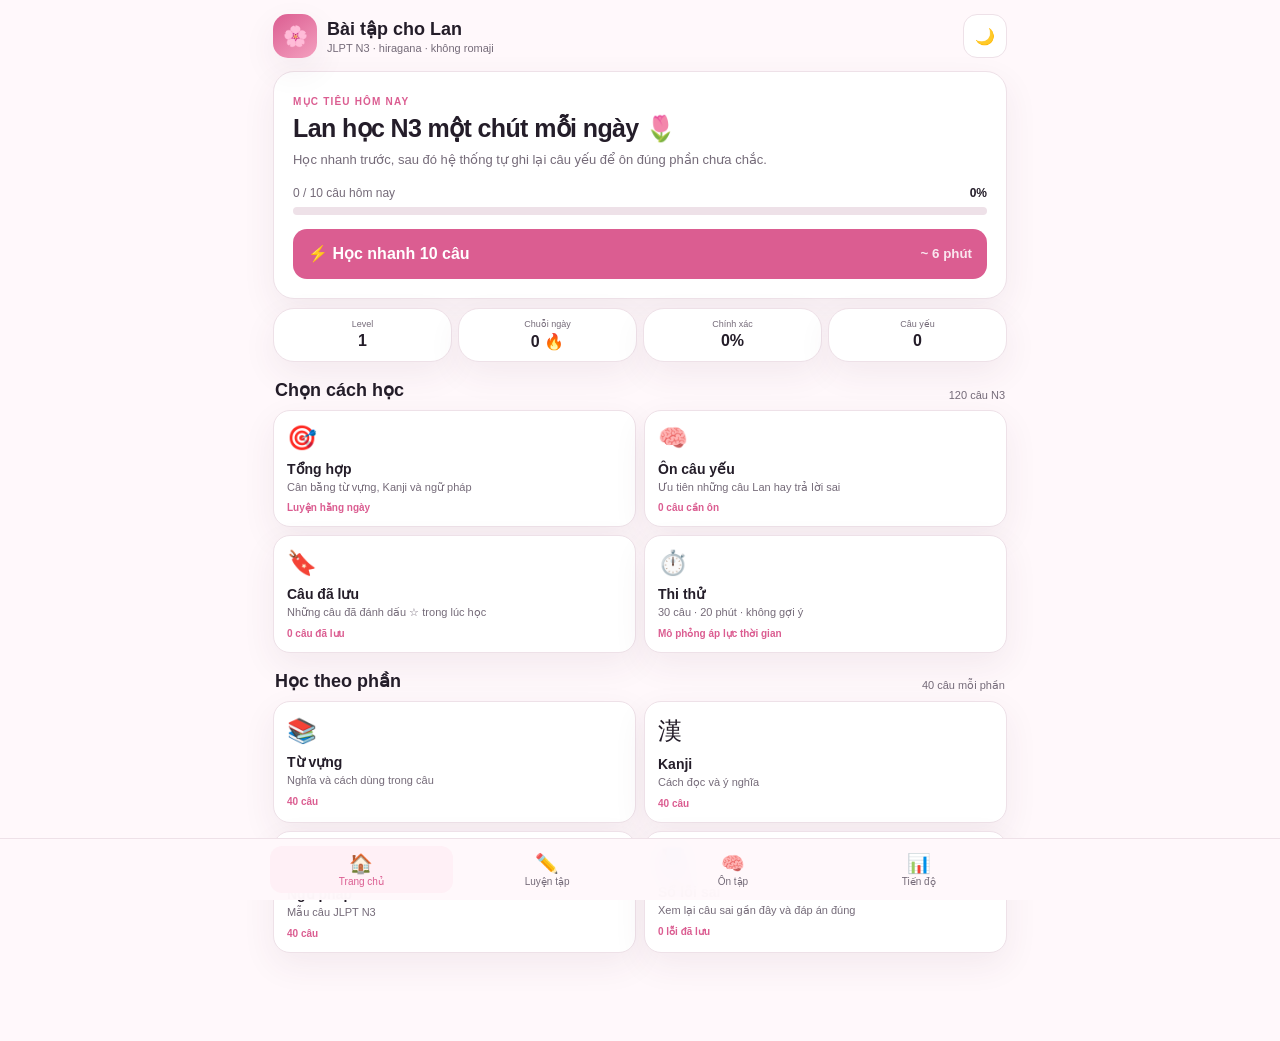
<file: index 2.html>
<!doctype html>
<html lang="vi">
<head>
<meta charset="utf-8">
<meta name="viewport" content="width=device-width,initial-scale=1,viewport-fit=cover">
<meta name="theme-color" content="#fff8fb">
<meta name="description" content="Bài tập cho Lan - luyện JLPT N3 bằng tiếng Việt, có hiragana và không dùng romaji.">
<title>Bài tập cho Lan</title>
<style>
*{box-sizing:border-box}
:root{
 --bg:#fff8fb;--card:#fff;--card2:#fffafd;--text:#241d29;--muted:#756b79;--line:#eee1e8;
 --accent:#db5d91;--accent2:#c7477d;--soft:#fff0f6;--ok:#17804b;--okbg:#effbf4;
 --bad:#bd2e4a;--badbg:#fff0f2;--warn:#9a6700;--shadow:0 12px 34px rgba(89,45,67,.07)
}
:root[data-theme="dark"]{
 --bg:#171218;--card:#211a22;--card2:#271e27;--text:#f7edf2;--muted:#c0aeb8;--line:#3c2f38;
 --accent:#f08bb4;--accent2:#e36f9f;--soft:#3b2030;--ok:#6ee7a4;--okbg:#193527;
 --bad:#ff8da2;--badbg:#3b1d24;--warn:#ffd978;--shadow:0 12px 34px rgba(0,0,0,.22)
}
html{background:var(--bg);scroll-behavior:smooth}
body{margin:0;background:var(--bg);color:var(--text);font-family:-apple-system,BlinkMacSystemFont,"Segoe UI","Noto Sans JP",sans-serif}
button{font:inherit;color:inherit;cursor:pointer;-webkit-tap-highlight-color:transparent}
button:focus-visible,summary:focus-visible{outline:3px solid color-mix(in srgb,var(--accent),transparent 55%);outline-offset:2px}
.app{max-width:760px;margin:0 auto;min-height:100vh;padding:calc(14px + env(safe-area-inset-top)) 13px calc(88px + env(safe-area-inset-bottom))}
.topbar{display:flex;justify-content:space-between;align-items:center;margin-bottom:13px}
.brand{display:flex;align-items:center;gap:10px}.brandmark{width:44px;height:44px;border-radius:15px;background:linear-gradient(145deg,var(--accent),#f4a0bf);display:grid;place-items:center;color:#fff;font-size:20px;box-shadow:var(--shadow)}
.brand b,.brand span{display:block}.brand b{font-size:18px}.brand span{font-size:11px;color:var(--muted);margin-top:2px}
.iconbtn{width:44px;height:44px;border:1px solid var(--line);background:var(--card);border-radius:14px;display:grid;place-items:center}
.card{background:var(--card);border:1px solid var(--line);border-radius:21px;box-shadow:var(--shadow)}
.hide{display:none!important}.eyebrow{font-size:10px;text-transform:uppercase;letter-spacing:.12em;color:var(--accent);font-weight:900}
.hero{padding:19px}.hero h1{font-size:25px;line-height:1.14;letter-spacing:-.025em;margin:5px 0 7px}.hero p{font-size:13px;line-height:1.55;color:var(--muted);margin:0}
.goal{margin-top:16px}.goalhead{display:flex;justify-content:space-between;gap:10px;font-size:12px;color:var(--muted);margin-bottom:7px}.goalhead strong{color:var(--text)}
.progress{height:8px;background:var(--line);border-radius:999px;overflow:hidden}.progress>i,.progress>div{display:block;height:100%;background:var(--accent);border-radius:999px;transition:width .2s}
.primary{border:0;background:var(--accent);color:#fff;min-height:50px;border-radius:14px;padding:11px 15px;font-weight:850}.primary:active{background:var(--accent2);transform:translateY(1px)}.primary:disabled{opacity:.45;transform:none;cursor:default}
.dailybtn{width:100%;display:flex;align-items:center;justify-content:space-between;margin-top:14px;text-align:left}.dailybtn small{font-weight:650;opacity:.85}
.stats{display:grid;grid-template-columns:repeat(4,1fr);gap:6px;margin:9px 0}.stat{padding:10px 4px;text-align:center}.stat span,.stat b{display:block}.stat span{font-size:9px;color:var(--muted)}.stat b{font-size:16px;margin-top:3px}
.sectionhead{display:flex;align-items:flex-end;justify-content:space-between;gap:12px;margin:17px 2px 9px}.sectionhead h2{font-size:18px;margin:0}.sectionhead span{font-size:11px;color:var(--muted)}
.modegrid{display:grid;grid-template-columns:repeat(2,1fr);gap:8px}.mode{border:1px solid var(--line);background:var(--card);border-radius:17px;padding:13px;text-align:left;min-height:103px;box-shadow:var(--shadow)}
.mode:active{transform:scale(.988)}.mode .ico{font-size:24px}.mode b,.mode small{display:block}.mode b{font-size:14px;margin-top:9px}.mode small{font-size:11px;color:var(--muted);line-height:1.35;margin-top:3px}.mode .meta{font-size:10px;color:var(--accent);font-weight:800;margin-top:8px}
.notice{border:1px solid #e4b65d;background:#fff8e7;color:#795400;border-radius:15px;padding:12px 13px;font-size:12px;line-height:1.5;margin-bottom:10px}
:root[data-theme="dark"] .notice{background:#332914;border-color:#6f5921;color:#ffe29a}
.learncard,.reviewcard,.progresscard{padding:17px}
.segmented{display:grid;grid-template-columns:repeat(4,1fr);gap:3px;padding:3px;background:var(--card2);border:1px solid var(--line);border-radius:13px;margin:13px 0}
.segmented button{border:0;background:transparent;border-radius:10px;height:38px;font-weight:750;color:var(--muted)}.segmented button.selected{background:var(--card);color:var(--accent);box-shadow:0 2px 8px rgba(0,0,0,.06)}
.selectgrid{display:grid;grid-template-columns:repeat(2,1fr);gap:8px}.selectcard{border:1px solid var(--line);background:var(--card2);border-radius:15px;padding:12px;text-align:left}.selectcard.selected{border:2px solid var(--accent);background:var(--soft);padding:11px}.selectcard b,.selectcard small{display:block}.selectcard small{color:var(--muted);font-size:11px;margin-top:4px}
.bigbtn{width:100%;font-size:15px}.hintline{text-align:center;color:var(--muted);font-size:11px;line-height:1.45;margin:9px 0 0}
.reviewactions{display:grid;grid-template-columns:1fr 1fr;gap:8px}.secondary,.ghost{border:1px solid var(--line);background:var(--card);border-radius:13px;min-height:46px;padding:10px 12px;font-weight:750}.ghost{background:transparent}
.list{display:grid;gap:8px;margin-top:10px}.reviewitem{border:1px solid var(--line);background:var(--card2);border-radius:14px;padding:12px}.reviewitem b{display:block;line-height:1.4}.reviewitem small{display:block;color:var(--muted);line-height:1.45;margin-top:5px;white-space:pre-line}.reviewitem .bad{color:var(--bad)}.reviewitem .good{color:var(--ok)}
.empty{text-align:center;color:var(--muted);padding:22px 10px;font-size:13px}
.categoryrow{display:grid;grid-template-columns:80px 1fr 42px;align-items:center;gap:8px;font-size:12px;margin-top:9px}.categorybar{height:8px;background:var(--line);border-radius:999px;overflow:hidden}.categorybar i{display:block;height:100%;background:var(--accent);border-radius:999px}
.badges{display:flex;gap:7px;overflow-x:auto;padding:4px 0 2px;scrollbar-width:none}.badges::-webkit-scrollbar{display:none}.badge{white-space:nowrap;border:1px solid var(--line);background:var(--card2);border-radius:999px;padding:7px 9px;font-size:10px}.badge.locked{opacity:.35;filter:grayscale(1)}
.bottomnav{position:fixed;left:0;right:0;bottom:0;z-index:20;display:grid;grid-template-columns:repeat(4,1fr);gap:3px;padding:7px max(10px,calc((100vw - 760px)/2 + 10px)) calc(7px + env(safe-area-inset-bottom));background:color-mix(in srgb,var(--bg),transparent 3%);backdrop-filter:blur(14px);border-top:1px solid var(--line)}
.navbtn{border:0;background:transparent;border-radius:12px;padding:6px 2px;color:var(--muted);font-size:10px}.navbtn span{display:block;font-size:19px;margin-bottom:1px}.navbtn.active{color:var(--accent);background:var(--soft)}
.quiztop{position:sticky;top:0;z-index:10;display:flex;align-items:center;gap:9px;padding:6px 0 9px;background:color-mix(in srgb,var(--bg),transparent 5%);backdrop-filter:blur(12px)}
.quizprog{flex:1}.quizmeta{display:flex;justify-content:space-between;gap:8px;font-size:11px;color:var(--muted);margin-bottom:5px}.quizmeta strong{color:var(--text)}
.timertag{display:inline-flex;align-items:center;gap:4px;color:var(--warn);font-weight:850}
.quizcard{padding:18px;margin-bottom:9px}.tag{display:inline-block;border-radius:999px;background:var(--soft);color:var(--accent);padding:6px 9px;font-size:10px;font-weight:850}
.sessionline{display:flex;gap:6px;flex-wrap:wrap;margin-top:10px}.sessionline span{background:var(--card2);border-radius:999px;padding:5px 8px;color:var(--muted);font-size:11px}.sessionline b{color:var(--text)}
.question{font-size:21px;line-height:1.55;font-weight:850;letter-spacing:-.01em;margin:18px 0 9px}.reading{background:var(--soft);border-radius:12px;padding:10px 12px;color:var(--muted);line-height:1.5;font-size:13px;margin-bottom:10px}
.tools{display:flex;gap:7px;flex-wrap:wrap}.tool{border:1px solid var(--line);background:var(--card);border-radius:11px;min-height:39px;padding:8px 10px;font-size:12px}.tool:disabled{opacity:.4}
.answers{display:grid;gap:8px}.answer{width:100%;min-height:58px;border:1px solid var(--line);background:var(--card);border-radius:15px;padding:13px;text-align:left;font-weight:650;line-height:1.42;box-shadow:0 4px 14px rgba(0,0,0,.025)}
.answer .letter{display:inline-grid;place-items:center;width:27px;height:27px;border-radius:8px;background:var(--card2);color:var(--muted);margin-right:8px;font-size:11px;font-weight:900}
.answer.correct{border:2px solid var(--ok);background:var(--okbg);padding:12px}.answer.wrong{border:2px solid var(--bad);background:var(--badbg);padding:12px}.answer.dim{opacity:.58}.answer:disabled{color:var(--text);cursor:default}
.feedback{margin-top:9px;border-radius:15px;padding:13px;border:1px solid var(--line);line-height:1.5;font-size:13px;white-space:pre-line}.feedback.ok{background:var(--okbg);border-color:color-mix(in srgb,var(--ok),transparent 55%)}.feedback.no{background:var(--badbg);border-color:color-mix(in srgb,var(--bad),transparent 55%)}.feedback b{display:block;margin-bottom:4px}.feedback small{color:var(--muted)}
.bottomactionspace{height:78px}.bottomaction{position:fixed;left:0;right:0;bottom:0;z-index:15;padding:10px max(13px,calc((100vw - 760px)/2 + 13px)) calc(10px + env(safe-area-inset-bottom));background:color-mix(in srgb,var(--bg),transparent 3%);backdrop-filter:blur(14px);border-top:1px solid var(--line)}.bottomaction button{width:100%}
.resultcard{padding:22px;text-align:center}.resulticon{font-size:42px}.resultcard h2{font-size:24px;margin:5px 0 7px}.resultcard>p{color:var(--muted);font-size:13px;line-height:1.5;margin:0 auto 15px;max-width:540px}
.resultgrid{display:grid;grid-template-columns:repeat(4,1fr);gap:6px}.resultgrid div{background:var(--card2);border-radius:12px;padding:9px 4px}.resultgrid span,.resultgrid b{display:block}.resultgrid span{font-size:9px;color:var(--muted)}.resultgrid b{font-size:17px;margin-top:3px}
.resultactions{display:grid;gap:8px;margin-top:10px}
.toast{position:fixed;left:50%;bottom:calc(84px + env(safe-area-inset-bottom));transform:translateX(-50%);z-index:40;background:var(--text);color:var(--bg);border-radius:999px;padding:9px 13px;font-size:11px;font-weight:750;white-space:nowrap;box-shadow:var(--shadow)}
@media(max-width:540px){.app{padding-left:10px;padding-right:10px}.hero h1{font-size:22px}.stats{gap:4px}.stat b{font-size:14px}.modegrid{gap:7px}.mode{padding:11px;min-height:98px}.question{font-size:19px}.resultgrid{grid-template-columns:repeat(2,1fr)}.reviewactions{grid-template-columns:1fr}.categoryrow{grid-template-columns:72px 1fr 38px}}
@media(prefers-reduced-motion:reduce){html{scroll-behavior:auto}*,*:before,*:after{transition:none!important;animation:none!important}}
</style>
</head>
<body>
<div class="app">
  <header class="topbar" id="mainTop">
    <div class="brand"><div class="brandmark">🌸</div><div><b>Bài tập cho Lan</b><span>JLPT N3 · hiragana · không romaji</span></div></div>
    <button id="themeBtn" class="iconbtn" type="button" aria-label="Đổi giao diện">🌙</button>
  </header>

  <div id="jsWarn" class="notice">Trình duyệt hiện tại không chạy JavaScript. Hãy mở bằng Safari/Chrome hoặc GitHub Pages.</div>

  <main id="homeScreen">
    <section class="card hero">
      <span class="eyebrow">Mục tiêu hôm nay</span>
      <h1>Lan học N3 một chút mỗi ngày 🌷</h1>
      <p>Học nhanh trước, sau đó hệ thống tự ghi lại câu yếu để ôn đúng phần chưa chắc.</p>
      <div class="goal">
        <div class="goalhead"><span id="dailyText">0 / 10 câu hôm nay</span><strong id="dailyPct">0%</strong></div>
        <div class="progress"><i id="dailyBar" style="width:0"></i></div>
      </div>
      <button id="dailyBtn" class="primary dailybtn" type="button"><span>⚡ Học nhanh 10 câu</span><small>~ 6 phút</small></button>
    </section>

    <section class="stats">
      <div class="card stat"><span>Level</span><b id="levelHome">1</b></div>
      <div class="card stat"><span>Chuỗi ngày</span><b id="dayStreak">0 🔥</b></div>
      <div class="card stat"><span>Chính xác</span><b id="accuracyHome">0%</b></div>
      <div class="card stat"><span>Câu yếu</span><b id="weakHome">0</b></div>
    </section>

    <div class="sectionhead"><h2>Chọn cách học</h2><span>120 câu N3</span></div>
    <section class="modegrid">
      <button class="mode" data-action="practice" data-mode="mixed"><span class="ico">🎯</span><b>Tổng hợp</b><small>Cân bằng từ vựng, Kanji và ngữ pháp</small><div class="meta">Luyện hằng ngày</div></button>
      <button class="mode" data-action="weak"><span class="ico">🧠</span><b>Ôn câu yếu</b><small>Ưu tiên những câu Lan hay trả lời sai</small><div class="meta" id="weakMeta">0 câu cần ôn</div></button>
      <button class="mode" data-action="saved"><span class="ico">🔖</span><b>Câu đã lưu</b><small>Những câu đã đánh dấu ☆ trong lúc học</small><div class="meta" id="savedMeta">0 câu đã lưu</div></button>
      <button class="mode" data-action="exam"><span class="ico">⏱️</span><b>Thi thử</b><small>30 câu · 20 phút · không gợi ý</small><div class="meta">Mô phỏng áp lực thời gian</div></button>
    </section>

    <div class="sectionhead"><h2>Học theo phần</h2><span>40 câu mỗi phần</span></div>
    <section class="modegrid">
      <button class="mode" data-action="practice" data-mode="vocab"><span class="ico">📚</span><b>Từ vựng</b><small>Nghĩa và cách dùng trong câu</small><div class="meta">40 câu</div></button>
      <button class="mode" data-action="practice" data-mode="kanji"><span class="ico">漢</span><b>Kanji</b><small>Cách đọc và ý nghĩa</small><div class="meta">40 câu</div></button>
      <button class="mode" data-action="practice" data-mode="grammar"><span class="ico">文</span><b>Ngữ pháp</b><small>Mẫu câu JLPT N3</small><div class="meta">40 câu</div></button>
      <button class="mode" data-action="review"><span class="ico">📘</span><b>Sổ lỗi sai</b><small>Xem lại câu sai gần đây và đáp án đúng</small><div class="meta" id="wrongMeta">0 lỗi đã lưu</div></button>
    </section>
  </main>

  <main id="learnScreen" class="hide">
    <section class="card learncard">
      <span class="eyebrow">Luyện tập</span>
      <h2 style="margin:5px 0 13px">Tạo một vòng học</h2>
      <div class="selectgrid" id="practiceModes">
        <button class="selectcard selected" data-mode="mixed"><b>🎯 Tổng hợp</b><small>Cân bằng 3 phần</small></button>
        <button class="selectcard" data-mode="vocab"><b>📚 Từ vựng</b><small>40 câu</small></button>
        <button class="selectcard" data-mode="kanji"><b>漢 Kanji</b><small>40 câu</small></button>
        <button class="selectcard" data-mode="grammar"><b>文 Ngữ pháp</b><small>40 câu</small></button>
      </div>
      <div class="segmented" id="countGroup">
        <button data-count="5">5</button><button data-count="10" class="selected">10</button><button data-count="20">20</button><button data-count="all">Tất cả</button>
      </div>
      <button id="startPracticeBtn" class="primary bigbtn">Bắt đầu luyện</button>
      <p id="practiceHint" class="hintline">10 câu · đáp án được đảo vị trí mỗi lần.</p>
    </section>
  </main>

  <main id="reviewScreen" class="hide">
    <section class="card reviewcard">
      <div class="sectionhead" style="margin:0 0 10px"><h2>Sổ ôn tập</h2><span id="reviewSummary">0 mục</span></div>
      <div class="reviewactions">
        <button id="weakReviewBtn" class="secondary">🧠 Luyện câu yếu</button>
        <button id="savedReviewBtn" class="secondary">🔖 Luyện câu đã lưu</button>
      </div>
      <div id="reviewList" class="list"></div>
    </section>
  </main>

  <main id="progressScreen" class="hide">
    <section class="card progresscard">
      <span class="eyebrow">Tiến độ của Lan</span>
      <h2 style="margin:5px 0 4px">Level <span id="levelDetail">1</span></h2>
      <div class="goalhead"><span id="xpText">0 / 100 XP</span><strong id="totalDone">0 câu</strong></div>
      <div class="progress"><i id="xpBar" style="width:0"></i></div>

      <div class="sectionhead"><h2>Độ chính xác</h2><span id="overallProgress">0%</span></div>
      <div id="categoryStats"></div>

      <div class="sectionhead"><h2>Thành tích</h2><span>tự mở khóa</span></div>
      <div id="badgeList" class="badges"></div>

      <div class="sectionhead"><h2>Dữ liệu</h2><span>lưu trên thiết bị này</span></div>
      <button id="resetBtn" class="ghost" style="width:100%">Xóa toàn bộ tiến độ</button>
    </section>
  </main>

  <main id="quizScreen" class="hide">
    <div class="quiztop">
      <button id="quitBtn" class="iconbtn">✕</button>
      <div class="quizprog">
        <div class="quizmeta"><span id="roundName">Luyện tập</span><strong id="counter">1/10</strong></div>
        <div class="progress"><i id="quizBar" style="width:0"></i></div>
      </div>
      <button id="saveBtn" class="iconbtn">☆</button>
    </div>

    <section class="card quizcard">
      <span id="typeTag" class="tag">Từ vựng</span>
      <span id="timerTag" class="timertag hide" style="float:right">⏱️ <span id="timerText">20:00</span></span>
      <div class="sessionline"><span>Điểm <b id="score">0</b></span><span>Combo <b id="combo">0 🔥</b></span><span id="sessionAccuracy">0%</span></div>
      <div id="question" class="question"></div>
      <div id="reading" class="reading hide"></div>
      <div class="tools">
        <button id="hintBtn" class="tool">あ Hiragana</button>
        <button id="speakBtn" class="tool">🔊 Nghe ví dụ</button>
      </div>
    </section>

    <div id="answers" class="answers"></div>
    <div id="feedback" class="feedback hide"></div>
    <div class="bottomactionspace"></div>
    <div class="bottomaction"><button id="nextBtn" class="primary" disabled>Câu tiếp theo</button></div>
  </main>

  <main id="resultScreen" class="hide">
    <section class="card resultcard">
      <div id="resultIcon" class="resulticon">🌷</div>
      <span class="eyebrow">Hoàn thành</span>
      <h2 id="resultTitle">Xong một vòng học</h2>
      <p id="resultMessage"></p>
      <div class="resultgrid">
        <div><span>Chính xác</span><b id="finalAccuracy">0%</b></div>
        <div><span>Điểm</span><b id="finalScore">0</b></div>
        <div><span>Combo</span><b id="finalCombo">0</b></div>
        <div><span>XP</span><b id="xpGain">+0</b></div>
      </div>
    </section>
    <section id="resultBreakdown" class="card progresscard" style="margin-top:9px">
      <div class="sectionhead" style="margin:0 0 6px"><h2>Phân tích</h2><span>theo từng phần</span></div>
      <div id="breakdownRows"></div>
    </section>
    <section id="wrongResultBox" class="card reviewcard hide" style="margin-top:9px">
      <div class="sectionhead" style="margin:0"><h2>Câu trả lời sai</h2><span id="wrongResultCount"></span></div>
      <div id="wrongResultList" class="list"></div>
    </section>
    <div class="resultactions">
      <button id="retryWrongBtn" class="secondary hide">🧠 Luyện lại câu sai</button>
      <button id="newRoundBtn" class="primary">Chơi vòng mới</button>
      <button id="resultHomeBtn" class="ghost">Về trang chính</button>
    </div>
  </main>
</div>

<nav id="bottomNav" class="bottomnav">
  <button class="navbtn active" data-screen="home"><span>🏠</span>Trang chủ</button>
  <button class="navbtn" data-screen="learn"><span>✏️</span>Luyện tập</button>
  <button class="navbtn" data-screen="review"><span>🧠</span>Ôn tập</button>
  <button class="navbtn" data-screen="progress"><span>📊</span>Tiến độ</button>
</nav>
<div id="toast" class="toast hide"></div>

<script>
const BANK = [{"t":"Từ vựng","q":"「慣れる」 có nghĩa là gì?","r":"なれる","a":["Quên","Quen, trở nên quen","Lựa chọn","Tăng lên"],"c":1,"e":"日本の生活に慣れました。\nにほんの せいかつに なれました。\n→ Tôi đã quen với cuộc sống ở Nhật.","id":"q001"},{"t":"Từ vựng","q":"「間に合う」 có nghĩa là gì?","r":"まにあう","a":["Kịp giờ","Tiếp tục","Xác nhận","Thay đổi"],"c":0,"e":"電車に間に合いました。\nでんしゃに まにあいました。\n→ Tôi đã kịp chuyến tàu.","id":"q002"},{"t":"Từ vựng","q":"「必ず」 có nghĩa là gì?","r":"かならず","a":["Có lẽ","Thỉnh thoảng","Nhất định / chắc chắn","Gần đây"],"c":2,"e":"明日は必ず行きます。\nあしたは かならず いきます。\n→ Ngày mai tôi nhất định sẽ đi.","id":"q003"},{"t":"Từ vựng","q":"「増える」 trái nghĩa gần nhất với từ nào?","r":"ふえる","a":["減る（へる）","続く（つづく）","選ぶ（えらぶ）","決める（きめる）"],"c":0,"e":"増える（ふえる）= tăng lên\n減る（へる）= giảm đi","id":"q004"},{"t":"Từ vựng","q":"「選ぶ」 có nghĩa là gì?","r":"えらぶ","a":["Lựa chọn","Giải thích","Quên","Tiếp tục"],"c":0,"e":"好きなものを選んでください。\nすきな ものを えらんで ください。\n→ Hãy chọn thứ bạn thích.","id":"q005"},{"t":"Từ vựng","q":"「申し込む」 có nghĩa là gì?","r":"もうしこむ","a":["Đăng ký / nộp đơn","Từ chối","So sánh","Sửa chữa"],"c":0,"e":"日本語の試験に申し込みました。\nにほんごの しけんに もうしこみました。\n→ Tôi đã đăng ký kỳ thi tiếng Nhật.","id":"q006"},{"t":"Từ vựng","q":"「届く」 có nghĩa là gì?","r":"とどく","a":["Được giao tới / tới nơi","Rời khỏi","Trả lại","Mang theo"],"c":0,"e":"荷物が昨日届きました。\nにもつが きのう とどきました。\n→ Hành lý đã được giao đến hôm qua.","id":"q007"},{"t":"Từ vựng","q":"「比べる」 có nghĩa là gì?","r":"くらべる","a":["So sánh","Thu thập","Thay đổi","Điều tra"],"c":0,"e":"二つの商品を比べます。\nふたつの しょうひんを くらべます。\n→ Tôi so sánh hai sản phẩm.","id":"q008"},{"t":"Từ vựng","q":"「断る」 có nghĩa là gì?","r":"ことわる","a":["Từ chối","Mời","Đồng ý","Truyền đạt"],"c":0,"e":"忙しいので、誘いを断りました。\nいそがしいので、さそいを ことわりました。\n→ Vì bận nên tôi đã từ chối lời mời.","id":"q009"},{"t":"Từ vựng","q":"「迷う」 có nghĩa là gì?","r":"まよう","a":["Bị lạc / phân vân","Quen thuộc","Quyết định","Gặp gỡ"],"c":0,"e":"道に迷ってしまいました。\nみちに まよってしまいました。\n→ Tôi đã bị lạc đường.","id":"q010"},{"t":"Từ vựng","q":"「通う」 có nghĩa là gì?","r":"かよう","a":["Đi lại thường xuyên tới một nơi","Đi ngang qua một lần","Quay về quê","Đổi tàu"],"c":0,"e":"毎日電車で会社に通っています。\nまいにち でんしゃで かいしゃに かよっています。\n→ Mỗi ngày tôi đi tàu đến công ty.","id":"q011"},{"t":"Từ vựng","q":"「調べる」 có nghĩa là gì?","r":"しらべる","a":["Tra cứu / kiểm tra","Luyện tập","Ghi nhớ","Thảo luận"],"c":0,"e":"分からない言葉を辞書で調べます。\nわからない ことばを じしょで しらべます。\n→ Tôi tra từ không hiểu bằng từ điển.","id":"q012"},{"t":"Từ vựng","q":"「直す」 có nghĩa là gì?","r":"なおす","a":["Sửa / chỉnh lại","Phá bỏ","Làm bẩn","Giấu đi"],"c":0,"e":"間違いを直してください。\nまちがいを なおして ください。\n→ Hãy sửa lỗi sai.","id":"q013"},{"t":"Từ vựng","q":"「似る」 có nghĩa là gì?","r":"にる","a":["Giống / giống nhau","Khác hẳn","Nhìn thấy","Nấu chín"],"c":0,"e":"妹は母に似ています。\nいもうとは ははに にています。\n→ Em gái tôi giống mẹ.","id":"q014"},{"t":"Từ vựng","q":"「済む」 có nghĩa gần nhất là gì?","r":"すむ","a":["Xong / hoàn tất","Bắt đầu","Tiếp tục","Trì hoãn"],"c":0,"e":"仕事はもう済みました。\nしごとは もう すみました。\n→ Công việc đã xong rồi.","id":"q015"},{"t":"Từ vựng","q":"「決して」 thường đi với dạng nào?","r":"けっして","a":["Phủ định","Mệnh lệnh","Quá khứ bắt buộc","So sánh"],"c":0,"e":"決して忘れません。\nけっして わすれません。\n→ Tôi tuyệt đối sẽ không quên.","id":"q016"},{"t":"Từ vựng","q":"「確か」 có nghĩa phù hợp nhất là gì?","r":"たしか","a":["Nếu tôi nhớ không nhầm / chắc là","Hoàn toàn không","Ngay lập tức","Rất hiếm khi"],"c":0,"e":"確か、会議は3時からです。\nたしか、かいぎは さんじからです。\n→ Nếu tôi nhớ không nhầm, cuộc họp bắt đầu từ 3 giờ.","id":"q017"},{"t":"Từ vựng","q":"「続ける」 có nghĩa là gì?","r":"つづける","a":["Tiếp tục làm","Kết thúc","Đợi chờ","Bắt đầu lại"],"c":0,"e":"毎日勉強を続けています。\nまいにち べんきょうを つづけています。\n→ Tôi tiếp tục học mỗi ngày.","id":"q018"},{"t":"Từ vựng","q":"「間違える」 có nghĩa là gì?","r":"まちがえる","a":["Làm sai / nhầm","Ghi nhớ","Chọn đúng","Giải thích"],"c":0,"e":"電話番号を間違えました。\nでんわばんごうを まちがえました。\n→ Tôi đã nhầm số điện thoại.","id":"q019"},{"t":"Từ vựng","q":"「変わる」 có nghĩa là gì?","r":"かわる","a":["Thay đổi","Thay thế ai đó","Trả lại","Khô đi"],"c":0,"e":"季節が変わりました。\nきせつが かわりました。\n→ Mùa đã thay đổi.","id":"q020"},{"t":"Kanji","q":"Cách đọc của 「経験」 là gì?","r":"Chọn hiragana đúng.","a":["けいけん","けんけい","けいげん","けんげん"],"c":0,"e":"経験があります。\nけいけんが あります。\n→ Tôi có kinh nghiệm.","id":"q021"},{"t":"Kanji","q":"Cách đọc của 「準備」 là gì?","r":"Chọn hiragana đúng.","a":["じゅび","じゅんび","じゅんぴ","じゅうび"],"c":1,"e":"旅行の準備をします。\nりょこうの じゅんびを します。\n→ Tôi chuẩn bị cho chuyến đi.","id":"q022"},{"t":"Kanji","q":"Cách đọc của 「確認」 là gì?","r":"Chọn hiragana đúng.","a":["かくにん","かくねん","かくじん","かっにん"],"c":0,"e":"もう一度確認してください。\nもういちど かくにんして ください。\n→ Hãy kiểm tra lại một lần nữa.","id":"q023"},{"t":"Kanji","q":"「約束」 nghĩa là gì?","r":"やくそく","a":["Chuẩn bị","Kinh nghiệm","Lời hứa / cuộc hẹn","Thói quen"],"c":2,"e":"友達と約束があります。\nともだちと やくそくが あります。\n→ Tôi có hẹn với bạn.","id":"q024"},{"t":"Kanji","q":"Cách đọc của 「予定」 là gì?","r":"Chọn hiragana đúng.","a":["よてい","よたい","ようてい","よでい"],"c":0,"e":"明日の予定を確認します。\nあしたの よていを かくにんします。\n→ Tôi kiểm tra kế hoạch ngày mai.","id":"q025"},{"t":"Kanji","q":"Cách đọc của 「連絡」 là gì?","r":"Chọn hiragana đúng.","a":["れんらく","れいらく","れんがく","れんろく"],"c":0,"e":"後で連絡します。\nあとで れんらくします。\n→ Tôi sẽ liên lạc sau.","id":"q026"},{"t":"Kanji","q":"「説明」 nghĩa là gì?","r":"せつめい","a":["Giải thích","Liên lạc","Kinh nghiệm","Trạng thái"],"c":0,"e":"使い方を説明します。\nつかいかたを せつめいします。\n→ Tôi giải thích cách sử dụng.","id":"q027"},{"t":"Kanji","q":"Cách đọc của 「注意」 là gì?","r":"Chọn hiragana đúng.","a":["ちゅうい","ちゅい","じゅうい","ちょうい"],"c":0,"e":"車に注意してください。\nくるまに ちゅういして ください。\n→ Hãy chú ý xe cộ.","id":"q028"},{"t":"Kanji","q":"「必要」 nghĩa là gì?","r":"ひつよう","a":["Cần thiết","Nguy hiểm","Đặc biệt","Tự do"],"c":0,"e":"パスポートが必要です。\nぱすぽーとが ひつようです。\n→ Cần hộ chiếu.","id":"q029"},{"t":"Kanji","q":"Cách đọc của 「利用」 là gì?","r":"Chọn hiragana đúng.","a":["りよう","りゆう","りょよう","りょう"],"c":0,"e":"図書館を利用します。\nとしょかんを りようします。\n→ Tôi sử dụng thư viện.","id":"q030"},{"t":"Kanji","q":"Cách đọc của 「状態」 là gì?","r":"Chọn hiragana đúng.","a":["じょうたい","じょうだい","しょうたい","じょたい"],"c":0,"e":"機械の状態を確認します。\nきかいの じょうたいを かくにんします。\n→ Tôi kiểm tra tình trạng của máy.","id":"q031"},{"t":"Kanji","q":"「原因」 nghĩa là gì?","r":"げんいん","a":["Nguyên nhân","Kết quả","Quan hệ","Trường hợp"],"c":0,"e":"事故の原因を調べます。\nじこの げんいんを しらべます。\n→ Tôi điều tra nguyên nhân tai nạn.","id":"q032"},{"t":"Kanji","q":"Cách đọc của 「結果」 là gì?","r":"Chọn hiragana đúng.","a":["けっか","けつか","けっが","けか"],"c":0,"e":"試験の結果が出ました。\nしけんの けっかが でました。\n→ Đã có kết quả kỳ thi.","id":"q033"},{"t":"Kanji","q":"「関係」 nghĩa là gì?","r":"かんけい","a":["Mối quan hệ / liên quan","Tình trạng","Hy vọng","Ý kiến"],"c":0,"e":"この問題とは関係ありません。\nこの もんだいとは かんけいありません。\n→ Không liên quan đến vấn đề này.","id":"q034"},{"t":"Kanji","q":"Cách đọc của 「場合」 là gì?","r":"Chọn hiragana đúng.","a":["ばあい","ばごう","はあい","ばい"],"c":0,"e":"雨の場合は中止です。\nあめの ばあいは ちゅうしです。\n→ Trường hợp mưa thì sẽ hủy.","id":"q035"},{"t":"Kanji","q":"Cách đọc của 「最近」 là gì?","r":"Chọn hiragana đúng.","a":["さいきん","さいこん","せいきん","さいけん"],"c":0,"e":"最近忙しいです。\nさいきん いそがしいです。\n→ Gần đây tôi bận.","id":"q036"},{"t":"Kanji","q":"「希望」 nghĩa là gì?","r":"きぼう","a":["Hy vọng / nguyện vọng","Ý kiến","Thói quen","Giao thông"],"c":0,"e":"希望の日を選んでください。\nきぼうの ひを えらんで ください。\n→ Hãy chọn ngày bạn mong muốn.","id":"q037"},{"t":"Kanji","q":"Cách đọc của 「意見」 là gì?","r":"Chọn hiragana đúng.","a":["いけん","いげん","いかん","いきん"],"c":0,"e":"あなたの意見を聞かせてください。\nあなたの いけんを きかせて ください。\n→ Hãy cho tôi biết ý kiến của bạn.","id":"q038"},{"t":"Kanji","q":"Cách đọc của 「交通」 là gì?","r":"Chọn hiragana đúng.","a":["こうつう","こうどう","こつう","こうとう"],"c":0,"e":"交通が便利な町です。\nこうつうが べんりな まちです。\n→ Đây là thành phố có giao thông thuận tiện.","id":"q039"},{"t":"Kanji","q":"「習慣」 nghĩa là gì?","r":"しゅうかん","a":["Thói quen","Kế hoạch","Kinh nghiệm","Nguyên nhân"],"c":0,"e":"毎朝走るのが習慣です。\nまいあさ はしるのが しゅうかんです。\n→ Chạy mỗi sáng là thói quen của tôi.","id":"q040"},{"t":"Ngữ pháp","q":"日本で働く（　）、日本語を勉強しています。","r":"にほんで はたらく（　）、にほんごを べんきょうしています。","a":["ばかり","ために","てしまう","ことになる"],"c":1,"e":"～ために = để / vì mục đích…\n→ Tôi học tiếng Nhật để làm việc ở Nhật.","id":"q041"},{"t":"Ngữ pháp","q":"財布を忘れて（　）。","r":"さいふを わすれて（　）。","a":["なりました","しまいました","ためです","ばかりです"],"c":1,"e":"～てしまう diễn tả việc lỡ làm hoặc cảm giác tiếc nuối.\n→ Tôi lỡ quên ví mất rồi.","id":"q042"},{"t":"Ngữ pháp","q":"毎日練習して、漢字が読める（　）。","r":"まいにち れんしゅうして、かんじが よめる（　）。","a":["ようになりました","ばかりでした","ためでした","ことでした"],"c":0,"e":"～ようになる = trở nên có thể…\n→ Tôi đã có thể đọc Kanji.","id":"q043"},{"t":"Ngữ pháp","q":"忘れない（　）、メモしてください。","r":"わすれない（　）、めもして ください。","a":["ために","ように","ばかり","ことになる"],"c":1,"e":"～ように = để sao cho…\n→ Hãy ghi chú lại để không quên.","id":"q044"},{"t":"Ngữ pháp","q":"来月、大阪へ出張する（　）。","r":"らいげつ、おおさかへ しゅっちょうする（　）。","a":["ようにしました","ことになりました","ばかりでした","ためにしました"],"c":1,"e":"～ことになる = được quyết định là…\n→ Đã có quyết định rằng tháng sau tôi sẽ đi công tác Osaka.","id":"q045"},{"t":"Ngữ pháp","q":"彼はゲーム（　）しています。","r":"かれは げーむ（　）しています。","a":["ように","ばかり","ために","ことになる"],"c":1,"e":"～ばかり = chỉ toàn…\n→ Anh ấy chỉ toàn chơi game.","id":"q046"},{"t":"Ngữ pháp","q":"日本にいる（　）、京都へ行ってみたいです。","r":"にほんに いる（　）、きょうとへ いってみたいです。","a":["うちに","たびに","しか","ほど"],"c":0,"e":"～うちに = trong lúc / trước khi trạng thái thay đổi.\n→ Trong lúc còn ở Nhật, tôi muốn thử đi Kyoto.","id":"q047"},{"t":"Ngữ pháp","q":"この写真を見る（　）、高校時代を思い出します。","r":"この しゃしんを みる（　）、こうこうじだいを おもいだします。","a":["たびに","せいで","ほど","まま"],"c":0,"e":"～たびに = mỗi khi / mỗi lần.\n→ Mỗi lần xem bức ảnh này, tôi lại nhớ thời cấp ba.","id":"q048"},{"t":"Ngữ pháp","q":"健康のために、毎日歩く（　）しています。","r":"けんこうの ために、まいにち あるく（　）しています。","a":["ように","ことに","わけに","ところに"],"c":0,"e":"～ようにする = cố gắng tạo thói quen làm gì.\n→ Vì sức khỏe, tôi cố gắng đi bộ mỗi ngày.","id":"q049"},{"t":"Ngữ pháp","q":"明日から甘い物を食べない（　）。","r":"あしたから あまいものを たべない（　）。","a":["ことにしました","ようになりました","ことになりました","ところでした"],"c":0,"e":"～ことにする = tự mình quyết định làm/không làm gì.\n→ Tôi quyết định từ ngày mai sẽ không ăn đồ ngọt.","id":"q050"},{"t":"Ngữ pháp","q":"この店は安いですが、いつも安い（　）。","r":"この みせは やすいですが、いつも やすい（　）。","a":["わけではありません","にちがいありません","しかありません","ことになります"],"c":0,"e":"～わけではない = không hẳn là / không phải lúc nào cũng.\n→ Cửa hàng này rẻ, nhưng không phải lúc nào cũng rẻ.","id":"q051"},{"t":"Ngữ pháp","q":"電車が止まったので、タクシーで行く（　）。","r":"でんしゃが とまったので、たくしーで いく（　）。","a":["しかありません","ことはありません","ようになりました","ばかりです"],"c":0,"e":"～しかない = không còn cách nào khác ngoài…\n→ Tàu dừng nên chỉ còn cách đi taxi.","id":"q052"},{"t":"Ngữ pháp","q":"そんなに心配する（　）。","r":"そんなに しんぱいする（　）。","a":["ことはありません","しかありません","ことになりました","ところです"],"c":0,"e":"～ことはない = không cần phải…\n→ Không cần lo lắng đến vậy.","id":"q053"},{"t":"Ngữ pháp","q":"旅行の前にホテルを予約して（　）。","r":"りょこうの まえに ほてるを よやくして（　）。","a":["おきます","みます","あります","いきます"],"c":0,"e":"～ておく = làm trước để chuẩn bị.\n→ Tôi đặt khách sạn trước chuyến đi.","id":"q054"},{"t":"Ngữ pháp","q":"音楽を聞き（　）、勉強します。","r":"おんがくを きき（　）、べんきょうします。","a":["ながら","うちに","ために","そうに"],"c":0,"e":"～ながら = vừa… vừa…\n→ Tôi vừa nghe nhạc vừa học.","id":"q055"},{"t":"Ngữ pháp","q":"友達が手伝ってくれた（　）、早く終わりました。","r":"ともだちが てつだってくれた（　）、はやく おわりました。","a":["おかげで","せいで","わけで","たびに"],"c":0,"e":"～おかげで = nhờ vào (kết quả tích cực).\n→ Nhờ bạn giúp nên tôi xong sớm.","id":"q056"},{"t":"Ngữ pháp","q":"雨の（　）、試合が中止になりました。","r":"あめの（　）、しあいが ちゅうしに なりました。","a":["せいで","おかげで","うちに","ための"],"c":0,"e":"～せいで = tại / vì (kết quả tiêu cực).\n→ Vì mưa nên trận đấu bị hủy.","id":"q057"},{"t":"Ngữ pháp","q":"ニュースによると、明日は雪が降る（　）。","r":"にゅーすに よると、あしたは ゆきが ふる（　）。","a":["そうです","ようにします","ところです","ばかりです"],"c":0,"e":"～そうだ (truyền đạt) = nghe nói rằng…\n→ Theo tin tức, nghe nói ngày mai sẽ có tuyết.","id":"q058"},{"t":"Ngữ pháp","q":"空が暗いです。雨が降り（　）。","r":"そらが くらいです。あめが ふり（　）。","a":["そうです","らしいです","ことです","ためです"],"c":0,"e":"～そうだ (vẻ ngoài) = trông có vẻ sắp…\n→ Trời tối, có vẻ sắp mưa.","id":"q059"},{"t":"Ngữ pháp","q":"田中さんは今日は休みです。病気（　）。","r":"たなかさんは きょうは やすみです。びょうき（　）。","a":["らしいです","ながらです","ばかりです","しかないです"],"c":0,"e":"～らしい = nghe nói / có vẻ theo thông tin có được.\n→ Hôm nay anh Tanaka nghỉ. Nghe nói là bị ốm.","id":"q060"},{"t":"Từ vựng","q":"「守る」 có nghĩa là gì?","r":"まもる","a":["Bảo vệ / tuân thủ","Đánh mất","Đổi chỗ","Mời"],"c":0,"e":"約束を守ってください。\nやくそくを まもって ください。\n→ Hãy giữ lời hứa.","id":"q061"},{"t":"Từ vựng","q":"「迎える」 có nghĩa là gì?","r":"むかえる","a":["Đón / chào đón","Tiễn đi","Trốn","Đặt trước"],"c":0,"e":"駅まで友達を迎えに行きます。\nえきまで ともだちを むかえに いきます。\n→ Tôi đi ra ga đón bạn.","id":"q062"},{"t":"Từ vựng","q":"「伝える」 có nghĩa là gì?","r":"つたえる","a":["Truyền đạt / báo lại","So sánh","Từ chối","Cất giữ"],"c":0,"e":"先生に伝えてください。\nせんせいに つたえて ください。\n→ Hãy báo lại với giáo viên.","id":"q063"},{"t":"Từ vựng","q":"「急ぐ」 có nghĩa là gì?","r":"いそぐ","a":["Vội / khẩn trương","Nghỉ ngơi","Chờ đợi","Sắp xếp"],"c":0,"e":"時間がないので急ぎましょう。\nじかんが ないので いそぎましょう。\n→ Không có thời gian nên hãy nhanh lên.","id":"q064"},{"t":"Từ vựng","q":"「戻る」 có nghĩa là gì?","r":"もどる","a":["Quay trở lại","Tiến lên","Vứt bỏ","Lặp lại"],"c":0,"e":"会社に戻ります。\nかいしゃに もどります。\n→ Tôi quay lại công ty.","id":"q065"},{"t":"Từ vựng","q":"「続く」 có nghĩa là gì?","r":"つづく","a":["Tiếp diễn / kéo dài","Kết thúc ngay","Thay đổi","Bắt đầu"],"c":0,"e":"雨の日が続いています。\nあめの ひが つづいています。\n→ Những ngày mưa đang kéo dài.","id":"q066"},{"t":"Từ vựng","q":"「受ける」 trong 「試験を受ける」 nghĩa là gì?","r":"うける","a":["Dự / tham gia kỳ thi","Hủy kỳ thi","Chấm thi","Dạy học"],"c":0,"e":"来月、日本語の試験を受けます。\nらいげつ、にほんごの しけんを うけます。\n→ Tháng sau tôi sẽ dự kỳ thi tiếng Nhật.","id":"q067"},{"t":"Từ vựng","q":"「見つかる」 có nghĩa là gì?","r":"みつかる","a":["Được tìm thấy","Làm mất","Che giấu","Tìm kiếm"],"c":0,"e":"なくした鍵が見つかりました。\nなくした かぎが みつかりました。\n→ Chìa khóa bị mất đã được tìm thấy.","id":"q068"},{"t":"Từ vựng","q":"「決まる」 có nghĩa là gì?","r":"きまる","a":["Được quyết định","Tự quyết định cái gì","Hủy bỏ","Thảo luận"],"c":0,"e":"旅行の日が決まりました。\nりょこうの ひが きまりました。\n→ Ngày đi du lịch đã được quyết định.","id":"q069"},{"t":"Từ vựng","q":"「残る」 có nghĩa là gì?","r":"のこる","a":["Còn lại","Tăng thêm","Biến mất","Mang đi"],"c":0,"e":"まだ仕事が残っています。\nまだ しごとが のこっています。\n→ Vẫn còn công việc chưa xong.","id":"q070"},{"t":"Từ vựng","q":"「変える」 có nghĩa là gì?","r":"かえる","a":["Thay đổi một thứ","Tự thay đổi","Trả lại","Trao đổi tiền"],"c":0,"e":"予定を変えました。\nよていを かえました。\n→ Tôi đã thay đổi kế hoạch.","id":"q071"},{"t":"Từ vựng","q":"「片付ける」 có nghĩa là gì?","r":"かたづける","a":["Dọn dẹp / sắp xếp","Làm bẩn","Mượn","Trang trí"],"c":0,"e":"部屋を片付けてください。\nへやを かたづけて ください。\n→ Hãy dọn phòng.","id":"q072"},{"t":"Từ vựng","q":"「遠慮する」 có nghĩa gần nhất là gì?","r":"えんりょする","a":["Ngại / giữ ý / từ chối lịch sự","Giận dữ","Vội vàng","Hứa"],"c":0,"e":"遠慮しないで食べてください。\nえんりょしないで たべて ください。\n→ Đừng ngại, hãy ăn đi.","id":"q073"},{"t":"Từ vựng","q":"「十分」 có nghĩa là gì?","r":"じゅうぶん","a":["Đủ / đầy đủ","Thiếu","Gấp đôi","Tạm thời"],"c":0,"e":"時間は十分あります。\nじかんは じゅうぶん あります。\n→ Có đủ thời gian.","id":"q074"},{"t":"Từ vựng","q":"「特に」 có nghĩa là gì?","r":"とくに","a":["Đặc biệt là","Ngay lập tức","Hoàn toàn không","Cuối cùng"],"c":0,"e":"私は特に冬が好きです。\nわたしは とくに ふゆが すきです。\n→ Tôi đặc biệt thích mùa đông.","id":"q075"},{"t":"Từ vựng","q":"「ほとんど」 có nghĩa phù hợp nhất là gì?","r":"ほとんど","a":["Hầu hết / gần như","Chính xác một nửa","Thỉnh thoảng","Ngay lúc này"],"c":0,"e":"宿題はほとんど終わりました。\nしゅくだいは ほとんど おわりました。\n→ Bài tập gần như đã xong.","id":"q076"},{"t":"Từ vựng","q":"「やっと」 có nghĩa là gì?","r":"やっと","a":["Cuối cùng cũng / mãi mới","Đột nhiên","Có lẽ","Luôn luôn"],"c":0,"e":"やっと仕事が終わりました。\nやっと しごとが おわりました。\n→ Cuối cùng công việc cũng xong.","id":"q077"},{"t":"Từ vựng","q":"「かなり」 có nghĩa là gì?","r":"かなり","a":["Khá / tương đối nhiều","Hầu như không","Chỉ một chút","Chắc chắn không"],"c":0,"e":"今日はかなり寒いです。\nきょうは かなり さむいです。\n→ Hôm nay khá lạnh.","id":"q078"},{"t":"Từ vựng","q":"「しばらく」 có nghĩa là gì?","r":"しばらく","a":["Một lúc / một thời gian","Ngay lập tức","Mãi mãi","Hôm qua"],"c":0,"e":"しばらくここで待ってください。\nしばらく ここで まって ください。\n→ Hãy đợi ở đây một lúc.","id":"q079"},{"t":"Từ vựng","q":"「とうとう」 có nghĩa là gì?","r":"とうとう","a":["Cuối cùng (sau một quá trình)","Thường xuyên","Tình cờ","Có thể"],"c":0,"e":"とうとう新しい車を買いました。\nとうとう あたらしい くるまを かいました。\n→ Cuối cùng tôi cũng mua xe mới.","id":"q080"},{"t":"Kanji","q":"Cách đọc của 「相談」 là gì?","r":"Chọn hiragana đúng.","a":["そうだん","しょうだん","そうたん","そだん"],"c":0,"e":"先生に相談します。\nせんせいに そうだんします。\n→ Tôi sẽ trao đổi / xin tư vấn giáo viên.","id":"q081"},{"t":"Kanji","q":"Cách đọc của 「参加」 là gì?","r":"Chọn hiragana đúng.","a":["さんか","さんが","ざんか","さんけ"],"c":0,"e":"会議に参加します。\nかいぎに さんかします。\n→ Tôi tham gia cuộc họp.","id":"q082"},{"t":"Kanji","q":"Cách đọc của 「到着」 là gì?","r":"Chọn hiragana đúng.","a":["とうちゃく","どうちゃく","とうじゃく","とちゃく"],"c":0,"e":"電車は10時に到着します。\nでんしゃは じゅうじに とうちゃくします。\n→ Tàu đến lúc 10 giờ.","id":"q083"},{"t":"Kanji","q":"Cách đọc của 「出発」 là gì?","r":"Chọn hiragana đúng.","a":["しゅっぱつ","しゅうはつ","しゅっぱち","しゅはつ"],"c":0,"e":"朝8時に出発します。\nあさ はちじに しゅっぱつします。\n→ Khởi hành lúc 8 giờ sáng.","id":"q084"},{"t":"Kanji","q":"「変更」 nghĩa là gì?","r":"へんこう","a":["Thay đổi / chỉnh sửa","Xác nhận","Hoàn thành","Hủy bỏ"],"c":0,"e":"予約時間を変更しました。\nよやくじかんを へんこうしました。\n→ Tôi đã đổi giờ đặt trước.","id":"q085"},{"t":"Kanji","q":"Cách đọc của 「予約」 là gì?","r":"Chọn hiragana đúng.","a":["よやく","ようやく","よえき","よやっく"],"c":0,"e":"ホテルを予約しました。\nほてるを よやくしました。\n→ Tôi đã đặt khách sạn.","id":"q086"},{"t":"Kanji","q":"Cách đọc của 「連続」 là gì?","r":"Chọn hiragana đúng.","a":["れんぞく","れんそく","れんぞっく","れいぞく"],"c":0,"e":"三日連続で雨が降りました。\nみっか れんぞくで あめが ふりました。\n→ Trời mưa liên tục ba ngày.","id":"q087"},{"t":"Kanji","q":"「事故」 nghĩa là gì?","r":"じこ","a":["Tai nạn","Công việc","Lý do","Sự cố máy móc"],"c":0,"e":"交通事故に気をつけてください。\nこうつうじこに きをつけて ください。\n→ Hãy cẩn thận tai nạn giao thông.","id":"q088"},{"t":"Kanji","q":"Cách đọc của 「安全」 là gì?","r":"Chọn hiragana đúng.","a":["あんぜん","あんせん","あんぜい","あぜん"],"c":0,"e":"ここは安全な場所です。\nここは あんぜんな ばしょです。\n→ Đây là nơi an toàn.","id":"q089"},{"t":"Kanji","q":"「危険」 nghĩa là gì?","r":"きけん","a":["Nguy hiểm","An toàn","Thuận tiện","Quan trọng"],"c":0,"e":"この道は夜は危険です。\nこの みちは よるは きけんです。\n→ Con đường này nguy hiểm vào ban đêm.","id":"q090"},{"t":"Kanji","q":"Cách đọc của 「故障」 là gì?","r":"Chọn hiragana đúng.","a":["こしょう","ごしょう","こじょう","こうしょう"],"c":0,"e":"エアコンが故障しました。\nえあこんが こしょうしました。\n→ Điều hòa bị hỏng.","id":"q091"},{"t":"Kanji","q":"「費用」 nghĩa là gì?","r":"ひよう","a":["Chi phí","Thu nhập","Thời gian","Giá trị"],"c":0,"e":"旅行の費用はいくらですか。\nりょこうの ひようは いくらですか。\n→ Chi phí chuyến đi là bao nhiêu?","id":"q092"},{"t":"Kanji","q":"Cách đọc của 「料金」 là gì?","r":"Chọn hiragana đúng.","a":["りょうきん","りょきん","りょうぎん","りょおきん"],"c":0,"e":"入場料金は千円です。\nにゅうじょうりょうきんは せんえんです。\n→ Phí vào cửa là 1.000 yên.","id":"q093"},{"t":"Kanji","q":"「無料」 nghĩa là gì?","r":"むりょう","a":["Miễn phí","Có phí","Giảm giá","Đặt trước"],"c":0,"e":"このサービスは無料です。\nこの さーびすは むりょうです。\n→ Dịch vụ này miễn phí.","id":"q094"},{"t":"Kanji","q":"「有料」 nghĩa là gì?","r":"ゆうりょう","a":["Có tính phí","Miễn phí","Rất rẻ","Đã thanh toán"],"c":0,"e":"駐車場は有料です。\nちゅうしゃじょうは ゆうりょうです。\n→ Bãi đỗ xe có tính phí.","id":"q095"},{"t":"Kanji","q":"Cách đọc của 「締切」 là gì?","r":"Chọn hiragana đúng.","a":["しめきり","しまり","しめぎり","しめきれ"],"c":0,"e":"申し込みの締切は金曜日です。\nもうしこみの しめきりは きんようびです。\n→ Hạn đăng ký là thứ Sáu.","id":"q096"},{"t":"Kanji","q":"Cách đọc của 「受付」 là gì?","r":"Chọn hiragana đúng.","a":["うけつけ","うけづけ","じゅけつけ","うけつき"],"c":0,"e":"受付で名前を書いてください。\nうけつけで なまえを かいて ください。\n→ Hãy viết tên tại quầy tiếp tân.","id":"q097"},{"t":"Kanji","q":"「都合」 nghĩa gần nhất là gì?","r":"つごう","a":["Sự thuận tiện / tình hình sắp xếp","Giao thông","Nguyên nhân","Ý kiến"],"c":0,"e":"明日は都合が悪いです。\nあしたは つごうが わるいです。\n→ Ngày mai tôi không tiện.","id":"q098"},{"t":"Kanji","q":"「賛成」 nghĩa là gì?","r":"さんせい","a":["Tán thành","Phản đối","Thảo luận","Giải thích"],"c":0,"e":"私はその意見に賛成です。\nわたしは その いけんに さんせいです。\n→ Tôi tán thành ý kiến đó.","id":"q099"},{"t":"Kanji","q":"「反対」 nghĩa là gì?","r":"はんたい","a":["Phản đối / ngược lại","Tán thành","Giống nhau","Tiếp tục"],"c":0,"e":"家族はその計画に反対しました。\nかぞくは その けいかくに はんたいしました。\n→ Gia đình đã phản đối kế hoạch đó.","id":"q100"},{"t":"Ngữ pháp","q":"田中さんはもう帰った（　）です。かばんがありません。","r":"たなかさんは もう かえった（　）です。かばんが ありません。","a":["はず","ため","ところ","ばかり"],"c":0,"e":"～はずだ = chắc là / lẽ ra dựa trên căn cứ.\n→ Anh Tanaka chắc đã về rồi; túi của anh ấy không còn ở đây.","id":"q101"},{"t":"Ngữ pháp","q":"彼がそんなことを言う（　）。","r":"かれが そんな ことを いう（　）。","a":["はずがありません","ところです","ばかりです","ようにします"],"c":0,"e":"～はずがない = không thể nào / không có lý nào.\n→ Anh ấy không thể nào nói điều như thế.","id":"q102"},{"t":"Ngữ pháp","q":"明日は雨が降る（　）。","r":"あしたは あめが ふる（　）。","a":["かもしれません","ことにします","ばかりです","ためです"],"c":0,"e":"～かもしれない = có thể / có lẽ.\n→ Ngày mai có thể trời sẽ mưa.","id":"q103"},{"t":"Ngữ pháp","q":"電気がついているので、誰かいる（　）。","r":"でんきが ついているので、だれか いる（　）。","a":["にちがいありません","ことはありません","ばかりです","ようにします"],"c":0,"e":"～に違いない = chắc chắn là, người nói tin mạnh dựa trên căn cứ.\n→ Đèn đang bật nên chắc chắn có ai đó ở trong.","id":"q104"},{"t":"Ngữ pháp","q":"外は雨が降っている（　）です。","r":"そとは あめが ふっている（　）です。","a":["よう","ため","こと","ところ"],"c":0,"e":"～ようだ = có vẻ như / dường như.\n→ Có vẻ bên ngoài đang mưa.","id":"q105"},{"t":"Ngữ pháp","q":"このケーキは手作り（　）ですね。","r":"この けーきは てづくり（　）ですね。","a":["みたい","しか","ほど","ながら"],"c":0,"e":"～みたいだ = giống như / có vẻ như (khẩu ngữ).\n→ Chiếc bánh này có vẻ là đồ tự làm.","id":"q106"},{"t":"Ngữ pháp","q":"忙しい時は、朝ご飯を食べない（　）。","r":"いそがしい ときは、あさごはんを たべない（　）。","a":["ことがあります","はずです","ところです","ためです"],"c":0,"e":"～ことがある = đôi khi có việc / có lúc.\n→ Khi bận, đôi khi tôi không ăn sáng.","id":"q107"},{"t":"Ngữ pháp","q":"私は富士山に登った（　）。","r":"わたしは ふじさんに のぼった（　）。","a":["ことがあります","ところです","ようです","はずです"],"c":0,"e":"～たことがある = đã từng có kinh nghiệm làm gì.\n→ Tôi đã từng leo núi Phú Sĩ.","id":"q108"},{"t":"Ngữ pháp","q":"今から家を出る（　）です。","r":"いまから いえを でる（　）です。","a":["ところ","ばかり","うち","たび"],"c":0,"e":"Vるところだ = sắp sửa làm gì ngay bây giờ.\n→ Tôi đang chuẩn bị ra khỏi nhà.","id":"q109"},{"t":"Ngữ pháp","q":"日本に来た（　）なので、まだ道がよく分かりません。","r":"にほんに きた（　）なので、まだ みちが よく わかりません。","a":["ばかり","ところ","ため","ほど"],"c":0,"e":"～たばかり = vừa mới làm xong, cảm nhận là chưa lâu.\n→ Tôi vừa mới đến Nhật nên vẫn chưa rõ đường.","id":"q110"},{"t":"Ngữ pháp","q":"この料理を一度食べて（　）ください。","r":"この りょうりを いちど たべて（　）ください。","a":["みて","おいて","しまって","きて"],"c":0,"e":"～てみる = thử làm gì.\n→ Hãy thử ăn món này một lần.","id":"q111"},{"t":"Ngữ pháp","q":"ちょっとコンビニへ行って（　）。","r":"ちょっと こんびにへ いって（　）。","a":["きます","います","あります","みます"],"c":0,"e":"～てくる = đi làm gì rồi quay lại / chuyển động hướng về hiện tại.\n→ Tôi đi cửa hàng tiện lợi một chút rồi về.","id":"q112"},{"t":"Ngữ pháp","q":"これから日本語をもっと勉強して（　）つもりです。","r":"これから にほんごを もっと べんきょうして（　）つもりです。","a":["いく","くる","ある","みる"],"c":0,"e":"～ていく = tiếp tục từ hiện tại về sau.\n→ Từ giờ tôi định tiếp tục học tiếng Nhật nhiều hơn.","id":"q113"},{"t":"Ngữ pháp","q":"来年、日本語能力試験N2を受け（　）と思っています。","r":"らいねん、にほんごのうりょくしけん えぬつーを うけ（　）と おもっています。","a":["よう","そう","ため","ほど"],"c":0,"e":"意向形＋と思う = định / nghĩ sẽ làm gì.\n→ Năm sau tôi định thi JLPT N2.","id":"q114"},{"t":"Ngữ pháp","q":"この図書館では、本は2週間で返す（　）。","r":"この としょかんでは、ほんは にしゅうかんで かえす（　）。","a":["ことになっています","ようになっています","ばかりです","ところです"],"c":0,"e":"～ことになっている = quy định / lịch trình được quyết định như vậy.\n→ Ở thư viện này, sách được quy định phải trả trong 2 tuần.","id":"q115"},{"t":"Ngữ pháp","q":"雨が降っ（　）、試合は行います。","r":"あめが ふっ（　）、しあいは おこないます。","a":["ても","たら","ので","ながら"],"c":0,"e":"～ても = dù / ngay cả khi.\n→ Dù trời mưa, trận đấu vẫn diễn ra.","id":"q116"},{"t":"Ngữ pháp","q":"薬を飲んだ（　）、まだ頭が痛いです。","r":"くすりを のんだ（　）、まだ あたまが いたいです。","a":["のに","ので","なら","ほど"],"c":0,"e":"～のに = mặc dù… nhưng…, thể hiện kết quả trái mong đợi.\n→ Dù đã uống thuốc nhưng đầu vẫn đau.","id":"q117"},{"t":"Ngữ pháp","q":"京都へ行く（　）、秋がおすすめです。","r":"きょうとへ いく（　）、あきが おすすめです。","a":["なら","ても","のに","ほど"],"c":0,"e":"～なら = nếu là / nếu định nói đến điều đó.\n→ Nếu đi Kyoto thì tôi khuyên đi vào mùa thu.","id":"q118"},{"t":"Ngữ pháp","q":"時間があれ（　）、一緒に映画を見ませんか。","r":"じかんが あれ（　）、いっしょに えいがを みませんか。","a":["ば","ても","のに","ほど"],"c":0,"e":"～ば = nếu điều kiện xảy ra thì…\n→ Nếu có thời gian, bạn xem phim cùng tôi không?","id":"q119"},{"t":"Ngữ pháp","q":"駅に着い（　）、電話してください。","r":"えきに つい（　）、でんわして ください。","a":["たら","ても","ながら","ほど"],"c":0,"e":"～たら = khi / nếu sau khi việc trước hoàn thành.\n→ Khi đến ga thì hãy gọi điện cho tôi.","id":"q120"}];
(function(){
"use strict";
const $=id=>document.getElementById(id);
const KEY="lanN3ProgressV1",THEMEKEY="lanN3Theme";
const cats=["Từ vựng","Kanji","Ngữ pháp"];
const achievements=[
 {id:"first",icon:"🌱",name:"Khởi đầu",test:p=>p.rounds>=1},
 {id:"fifty",icon:"🌸",name:"50 câu",test:p=>p.total>=50},
 {id:"hundred",icon:"💯",name:"100 câu",test:p=>p.total>=100},
 {id:"streak3",icon:"🔥",name:"3 ngày",test:p=>p.dayStreak>=3},
 {id:"acc80",icon:"🎯",name:"80%+",test:p=>p.total>=20&&p.correct/p.total>=.8},
 {id:"level5",icon:"⭐",name:"Level 5",test:p=>Math.floor(p.xp/100)+1>=5}
];
let progress=loadProgress(),practiceMode="mixed",countSetting="10";
let qs=[],pos=0,score=0,combo=0,maxCombo=0,correct=0,answered=false,options=[],wrong=[],attempts=[],roundMode="practice",roundLabel="Luyện tập";
let timer=null,timeLeft=0,toastTimer=null;

function fresh(){return {xp:0,total:0,correct:0,rounds:0,dayStreak:0,lastDay:"",today:"",todayCount:0,saved:[],stats:{},recentWrong:[],achievements:[]}}
function loadProgress(){try{return Object.assign(fresh(),JSON.parse(localStorage.getItem(KEY)||"{}"))}catch(e){return fresh()}}
function saveProgress(){try{localStorage.setItem(KEY,JSON.stringify(progress))}catch(e){}}
function today(){let d=new Date();return d.getFullYear()+"-"+String(d.getMonth()+1).padStart(2,"0")+"-"+String(d.getDate()).padStart(2,"0")}
function ensureToday(){let t=today();if(progress.today!==t){progress.today=t;progress.todayCount=0;saveProgress()}}
function shuffle(a,rand=Math.random){a=a.slice();for(let i=a.length-1;i>0;i--){let j=Math.floor(rand()*(i+1));[a[i],a[j]]=[a[j],a[i]]}return a}
function seeded(seed){let h=2166136261;for(let i=0;i<seed.length;i++){h^=seed.charCodeAt(i);h=Math.imul(h,16777619)}return function(){h|=0;h=h+0x6D2B79F5|0;let t=Math.imul(h^h>>>15,1|h);t=t+Math.imul(t^t>>>7,61|t)^t;return((t^t>>>14)>>>0)/4294967296}}
function escapeHtml(s){return String(s).replace(/[&<>'"]/g,c=>({"&":"&amp;","<":"&lt;",">":"&gt;","'":"&#39;",'"':"&quot;"}[c]))}
function statFor(q){if(!progress.stats[q.id])progress.stats[q.id]={seen:0,correct:0,lastWrong:false};return progress.stats[q.id]}
function weakPool(){return BANK.filter(q=>{let s=progress.stats[q.id];return s&&s.seen>0&&(s.lastWrong||s.correct/s.seen<.7)}).sort((a,b)=>{let A=statFor(a),B=statFor(b);return (A.correct/A.seen)-(B.correct/B.seen)})}
function savedPool(){let set=new Set(progress.saved);return BANK.filter(q=>set.has(q.id))}
function modePool(mode){if(mode==="vocab")return BANK.filter(q=>q.t==="Từ vựng");if(mode==="kanji")return BANK.filter(q=>q.t==="Kanji");if(mode==="grammar")return BANK.filter(q=>q.t==="Ngữ pháp");return BANK.slice()}
function balanced(count,rand=Math.random){let buckets=cats.map(c=>shuffle(BANK.filter(q=>q.t===c),rand)),out=[],i=0;while(out.length<count){let b=buckets[i%3];if(b.length)out.push(b.shift());i++;if(i>1000)break}return shuffle(out,rand)}
function dailyQuestions(){let r=seeded(today()+"|lan");return balanced(10,r)}
function dayDiff(a,b){return Math.round((new Date(b+"T00:00:00")-new Date(a+"T00:00:00"))/86400000)}
function updateStreak(){let t=today();if(progress.lastDay===t)return;if(!progress.lastDay)progress.dayStreak=1;else if(dayDiff(progress.lastDay,t)===1)progress.dayStreak++;else progress.dayStreak=1;progress.lastDay=t}
function unlock(){achievements.forEach(a=>{if(!progress.achievements.includes(a.id)&&a.test(progress))progress.achievements.push(a.id)})}

function toast(msg){clearTimeout(toastTimer);$("toast").textContent=msg;$("toast").classList.remove("hide");toastTimer=setTimeout(()=>$("toast").classList.add("hide"),1500)}
function setTheme(t){document.documentElement.dataset.theme=t;$("themeBtn").textContent=t==="dark"?"☀️":"🌙";try{localStorage.setItem(THEMEKEY,t)}catch(e){}}
function initTheme(){let t="";try{t=localStorage.getItem(THEMEKEY)||""}catch(e){}if(!t)t=matchMedia&&matchMedia("(prefers-color-scheme: dark)").matches?"dark":"light";setTheme(t)}
function showScreen(name){
 ["homeScreen","learnScreen","reviewScreen","progressScreen","quizScreen","resultScreen"].forEach(id=>$(id).classList.add("hide"));
 let map={home:"homeScreen",learn:"learnScreen",review:"reviewScreen",progress:"progressScreen",quiz:"quizScreen",result:"resultScreen"};
 $(map[name]).classList.remove("hide");
 $("bottomNav").classList.toggle("hide",name==="quiz"||name==="result");
 $("mainTop").classList.toggle("hide",name==="quiz"||name==="result");
 document.querySelectorAll(".navbtn").forEach(b=>b.classList.toggle("active",b.dataset.screen===name));
 if(name==="review")renderReview();if(name==="progress")renderProgress();if(name==="home")renderHome();
 window.scrollTo({top:0,behavior:"smooth"})
}
function renderHome(){
 ensureToday();let acc=progress.total?Math.round(progress.correct/progress.total*100):0,weak=weakPool().length,saved=savedPool().length,pct=Math.min(100,Math.round(progress.todayCount/10*100));
 $("dailyText").textContent=Math.min(progress.todayCount,10)+" / 10 câu hôm nay";$("dailyPct").textContent=pct+"%";$("dailyBar").style.width=pct+"%";
 $("levelHome").textContent=Math.floor(progress.xp/100)+1;$("dayStreak").textContent=progress.dayStreak+" 🔥";$("accuracyHome").textContent=acc+"%";$("weakHome").textContent=weak;
 $("weakMeta").textContent=weak+" câu cần ôn";$("savedMeta").textContent=saved+" câu đã lưu";$("wrongMeta").textContent=progress.recentWrong.length+" lỗi đã lưu";
}
function renderReview(){
 let items=progress.recentWrong.slice(0,12);$("reviewSummary").textContent=items.length+" lỗi gần đây";let box=$("reviewList");box.innerHTML="";
 if(!items.length){box.innerHTML='<div class="empty">Chưa có lỗi sai nào. Cứ học một vài vòng trước nhé 🌷</div>';return}
 items.forEach(x=>{let q=BANK.find(z=>z.id===x.id);if(!q)return;let d=document.createElement("div");d.className="reviewitem";d.innerHTML="<b>"+escapeHtml(q.q)+"</b><small class='bad'>Bạn chọn: "+escapeHtml(x.selected)+"</small><small class='good'>✓ "+escapeHtml(q.a[q.c])+"</small><small>"+escapeHtml(q.e)+"</small>";box.appendChild(d)})
}
function renderProgress(){
 let lvl=Math.floor(progress.xp/100)+1,into=progress.xp%100,acc=progress.total?Math.round(progress.correct/progress.total*100):0;
 $("levelDetail").textContent=lvl;$("xpText").textContent=into+" / 100 XP";$("xpBar").style.width=into+"%";$("totalDone").textContent=progress.total+" câu";$("overallProgress").textContent=acc+"%";
 let box=$("categoryStats");box.innerHTML="";
 cats.forEach(cat=>{let qsCat=BANK.filter(q=>q.t===cat),seen=0,ok=0;qsCat.forEach(q=>{let s=progress.stats[q.id];if(s){seen+=s.seen;ok+=s.correct}});let pct=seen?Math.round(ok/seen*100):0;let r=document.createElement("div");r.className="categoryrow";r.innerHTML="<span>"+cat+"</span><div class='categorybar'><i style='width:"+pct+"%'></i></div><b>"+pct+"%</b>";box.appendChild(r)});
 unlock();let badges=$("badgeList");badges.innerHTML="";achievements.forEach(a=>{let b=document.createElement("div");b.className="badge"+(progress.achievements.includes(a.id)?"":" locked");b.textContent=a.icon+" "+a.name;badges.appendChild(b)});saveProgress()
}
function updatePracticeHint(){let n=countSetting==="all"?(practiceMode==="mixed"?120:40):countSetting;$("practiceHint").textContent=n+" câu · đáp án đảo vị trí mỗi lần · có hiragana và giải thích."}
function buildRound(pool,count,balancedMode=false){if(count==="all")count=pool.length;else count=Math.min(Number(count),pool.length);return balancedMode?balanced(count):shuffle(pool).slice(0,count)}
function startRound(list,label,mode="practice",minutes=0){
 if(!list||!list.length){toast("Chưa có câu phù hợp để luyện");return}
 stopTimer();qs=list.slice();pos=0;score=0;combo=0;maxCombo=0;correct=0;answered=false;wrong=[];attempts=[];roundMode=mode;roundLabel=label;
 $("roundName").textContent=label;$("timerTag").classList.toggle("hide",mode!=="exam");$("hintBtn").classList.toggle("hide",mode==="exam");$("speakBtn").classList.toggle("hide",mode==="exam");
 showScreen("quiz");renderQuestion();
 if(mode==="exam"){timeLeft=minutes*60;updateTimer();timer=setInterval(()=>{timeLeft--;updateTimer();if(timeLeft<=0){stopTimer();finishRound(true)}},1000)}
}
function stopTimer(){if(timer){clearInterval(timer);timer=null}}
function updateTimer(){let m=Math.floor(timeLeft/60),s=timeLeft%60;$("timerText").textContent=String(m).padStart(2,"0")+":"+String(s).padStart(2,"0")}
function renderQuestion(){
 let q=qs[pos];answered=false;options=shuffle(q.a.map((text,i)=>({text,correct:i===q.c})));
 $("typeTag").textContent=q.t;$("counter").textContent=(pos+1)+"/"+qs.length;$("question").textContent=q.q;$("reading").textContent=q.r||"";$("reading").classList.add("hide");$("hintBtn").textContent="あ Hiragana";
 $("feedback").className="feedback hide";$("feedback").innerHTML="";$("nextBtn").disabled=true;$("nextBtn").textContent=pos===qs.length-1?"Xem kết quả":"Câu tiếp theo";
 $("saveBtn").textContent=progress.saved.includes(q.id)?"★":"☆";$("quizBar").style.width=(pos/qs.length*100)+"%";
 let jp=(q.e||"").split("\n")[0];$("speakBtn").disabled=!("speechSynthesis"in window)||!/[ぁ-んァ-ン一-龯]/.test(jp);
 let box=$("answers");box.innerHTML="";options.forEach((o,i)=>{let b=document.createElement("button");b.className="answer";b.dataset.i=i;b.innerHTML="<span class='letter'>"+String.fromCharCode(65+i)+"</span>"+escapeHtml(o.text);b.onclick=choose;box.appendChild(b)});updateSession()
}
function updateSession(){let done=pos+(answered?1:0),acc=done?Math.round(correct/done*100):0;$("score").textContent=score;$("combo").textContent=combo+" 🔥";$("sessionAccuracy").textContent=acc+"%"}
function choose(e){
 if(answered)return;answered=true;let idx=Number(e.currentTarget.dataset.i),opt=options[idx],q=qs[pos],isCorrect=opt.correct,buttons=[...$("answers").querySelectorAll("button")];
 buttons.forEach((b,i)=>{b.disabled=true;if(options[i].correct)b.classList.add("correct");else if(i!==idx)b.classList.add("dim")});
 if(isCorrect){combo++;correct++;maxCombo=Math.max(maxCombo,combo);let gain=10+Math.min(combo-1,5)*2;score+=gain;showFeedback(true,"Chính xác! +"+gain+" điểm",q.e)}
 else{combo=0;e.currentTarget.classList.add("wrong");wrong.push({q,selected:opt.text});progress.recentWrong.unshift({id:q.id,selected:opt.text,at:Date.now()});progress.recentWrong=progress.recentWrong.slice(0,30);showFeedback(false,"Chưa đúng · đáp án: "+q.a[q.c],q.e)}
 let s=statFor(q);s.seen++;if(isCorrect)s.correct++;s.lastWrong=!isCorrect;
 progress.total++;if(isCorrect)progress.correct++;progress.todayCount++;attempts.push({type:q.t,correct:isCorrect});saveProgress();
 $("nextBtn").disabled=false;$("quizBar").style.width=((pos+1)/qs.length*100)+"%";updateSession()
}
function showFeedback(ok,title,text){let f=$("feedback");f.className="feedback "+(ok?"ok":"no");f.innerHTML="<b>"+(ok?"✅ ":"❌ ")+escapeHtml(title)+"</b><small>"+escapeHtml(text||"")+"</small>"}
function nextQuestion(){if(!answered)return;if(pos>=qs.length-1)finishRound(false);else{pos++;renderQuestion();window.scrollTo({top:0,behavior:"smooth"})}}
function finishRound(timeout){
 stopTimer();if(timeout&&!answered&&pos<qs.length){/* unanswered questions simply end */}
 let answeredCount=attempts.length,acc=answeredCount?Math.round(correct/answeredCount*100):0,xp=Math.max(5,Math.round(score*.55));
 progress.xp+=xp;progress.rounds++;updateStreak();unlock();saveProgress();
 $("finalAccuracy").textContent=acc+"%";$("finalScore").textContent=score;$("finalCombo").textContent=maxCombo;$("xpGain").textContent="+"+xp;
 if(timeout){$("resultIcon").textContent="⏰";$("resultTitle").textContent="Hết giờ";$("resultMessage").textContent="Đã hết 20 phút. Hãy xem lại các câu đã làm và luyện lại phần còn yếu."}
 else if(acc>=90){$("resultIcon").textContent="🌸";$("resultTitle").textContent="Lan làm rất tốt!";$("resultMessage").textContent="Độ chính xác rất cao. Có thể tăng số câu hoặc chuyển sang thi thử."}
 else if(acc>=70){$("resultIcon").textContent="🎯";$("resultTitle").textContent="Một vòng học tốt";$("resultMessage").textContent="Hãy luyện lại các câu sai trước khi sang vòng mới để nhớ lâu hơn."}
 else{$("resultIcon").textContent="🧠";$("resultTitle").textContent="Nên ôn lại";$("resultMessage").textContent="Không cần làm nhiều hơn ngay. Ôn đúng các câu vừa sai sẽ hiệu quả hơn."}
 renderBreakdown();renderResultWrong();showScreen("result")
}
function renderBreakdown(){let box=$("breakdownRows");box.innerHTML="";cats.forEach(cat=>{let a=attempts.filter(x=>x.type===cat);if(!a.length)return;let ok=a.filter(x=>x.correct).length,p=Math.round(ok/a.length*100),r=document.createElement("div");r.className="categoryrow";r.innerHTML="<span>"+cat+"</span><div class='categorybar'><i style='width:"+p+"%'></i></div><b>"+p+"%</b>";box.appendChild(r)})}
function renderResultWrong(){let box=$("wrongResultBox"),list=$("wrongResultList");list.innerHTML="";if(!wrong.length){box.classList.add("hide");$("retryWrongBtn").classList.add("hide");return}box.classList.remove("hide");$("retryWrongBtn").classList.remove("hide");$("wrongResultCount").textContent=wrong.length+" câu";wrong.forEach(x=>{let d=document.createElement("div");d.className="reviewitem";d.innerHTML="<b>"+escapeHtml(x.q.q)+"</b><small class='bad'>Bạn chọn: "+escapeHtml(x.selected)+"</small><small class='good'>✓ "+escapeHtml(x.q.a[x.q.c])+"</small><small>"+escapeHtml(x.q.e)+"</small>";list.appendChild(d)})}
function toggleSave(){let q=qs[pos],i=progress.saved.indexOf(q.id);if(i>=0){progress.saved.splice(i,1);$("saveBtn").textContent="☆";toast("Đã bỏ lưu câu hỏi")}else{progress.saved.push(q.id);$("saveBtn").textContent="★";toast("Đã lưu để ôn lại")}saveProgress()}
function speak(){let q=qs[pos],jp=(q.e||"").split("\n")[0];if(!jp||!("speechSynthesis"in window))return;speechSynthesis.cancel();let u=new SpeechSynthesisUtterance(jp);u.lang="ja-JP";u.rate=.85;speechSynthesis.speak(u)}
function quit(){if(pos>0||answered){if(!confirm("Thoát vòng học hiện tại? Các câu đã trả lời vẫn được lưu vào tiến độ."))return}stopTimer();showScreen("home")}

$("jsWarn").style.display="none";initTheme();ensureToday();renderHome();updatePracticeHint();
$("themeBtn").onclick=()=>setTheme(document.documentElement.dataset.theme==="dark"?"light":"dark");
document.querySelectorAll(".navbtn").forEach(b=>b.onclick=()=>showScreen(b.dataset.screen));
document.querySelectorAll(".mode").forEach(b=>b.onclick=()=>{
 let action=b.dataset.action,mode=b.dataset.mode;
 if(action==="practice"){practiceMode=mode||"mixed";document.querySelectorAll(".selectcard").forEach(x=>x.classList.toggle("selected",x.dataset.mode===practiceMode));updatePracticeHint();showScreen("learn")}
 if(action==="weak"){let p=weakPool();startRound(shuffle(p).slice(0,Math.min(20,p.length)),"Ôn câu yếu")}
 if(action==="saved"){let p=savedPool();startRound(shuffle(p).slice(0,Math.min(20,p.length)),"Câu đã lưu")}
 if(action==="exam"){startRound(balanced(30),"Thi thử N3","exam",20)}
 if(action==="review")showScreen("review")
});
$("dailyBtn").onclick=()=>startRound(dailyQuestions(),"Bài hôm nay");
document.querySelectorAll(".selectcard").forEach(b=>b.onclick=()=>{practiceMode=b.dataset.mode;document.querySelectorAll(".selectcard").forEach(x=>x.classList.toggle("selected",x===b));updatePracticeHint()});
$("countGroup").onclick=e=>{let b=e.target.closest("button");if(!b)return;countSetting=b.dataset.count;[...$("countGroup").querySelectorAll("button")].forEach(x=>x.classList.toggle("selected",x===b));updatePracticeHint()};
$("startPracticeBtn").onclick=()=>{let pool=modePool(practiceMode),count=countSetting==="all"?pool.length:Number(countSetting),list=practiceMode==="mixed"?balanced(count):buildRound(pool,count);startRound(list,practiceMode==="mixed"?"Tổng hợp":practiceMode==="vocab"?"Từ vựng":practiceMode==="kanji"?"Kanji":"Ngữ pháp")};
$("weakReviewBtn").onclick=()=>{let p=weakPool();startRound(shuffle(p).slice(0,Math.min(20,p.length)),"Ôn câu yếu")};
$("savedReviewBtn").onclick=()=>{let p=savedPool();startRound(shuffle(p).slice(0,Math.min(20,p.length)),"Câu đã lưu")};
$("hintBtn").onclick=()=>{let r=$("reading"),hidden=r.classList.toggle("hide");$("hintBtn").textContent=hidden?"あ Hiragana":"🙈 Ẩn hiragana"};
$("speakBtn").onclick=speak;$("saveBtn").onclick=toggleSave;$("nextBtn").onclick=nextQuestion;$("quitBtn").onclick=quit;
$("retryWrongBtn").onclick=()=>startRound(wrong.map(x=>x.q),"Luyện lại câu sai");$("newRoundBtn").onclick=()=>showScreen("learn");$("resultHomeBtn").onclick=()=>showScreen("home");
$("resetBtn").onclick=()=>{if(confirm("Xóa toàn bộ điểm, câu yếu, câu đã lưu và thống kê của Lan?")){progress=fresh();saveProgress();renderHome();renderProgress();toast("Đã xóa tiến độ")}};
showScreen("home");
})();
</script>
</body>
</html>
</file>
